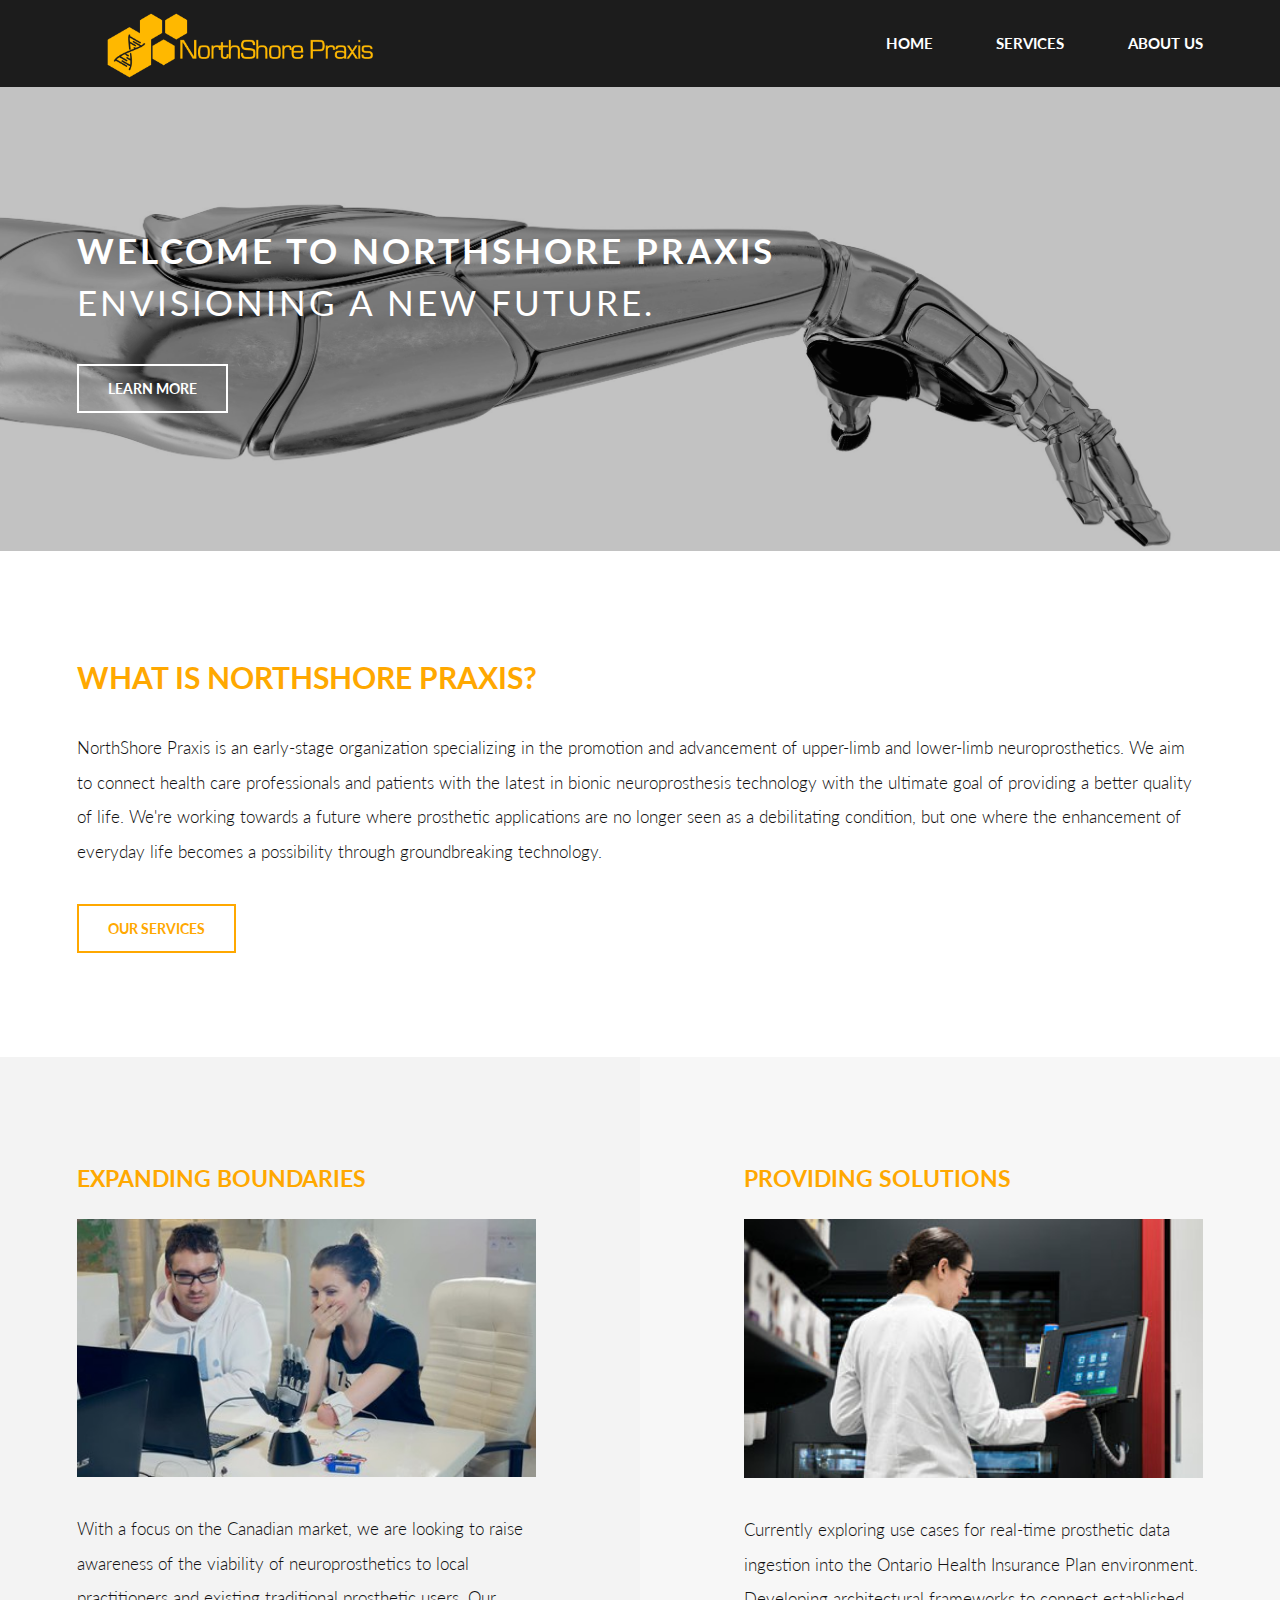
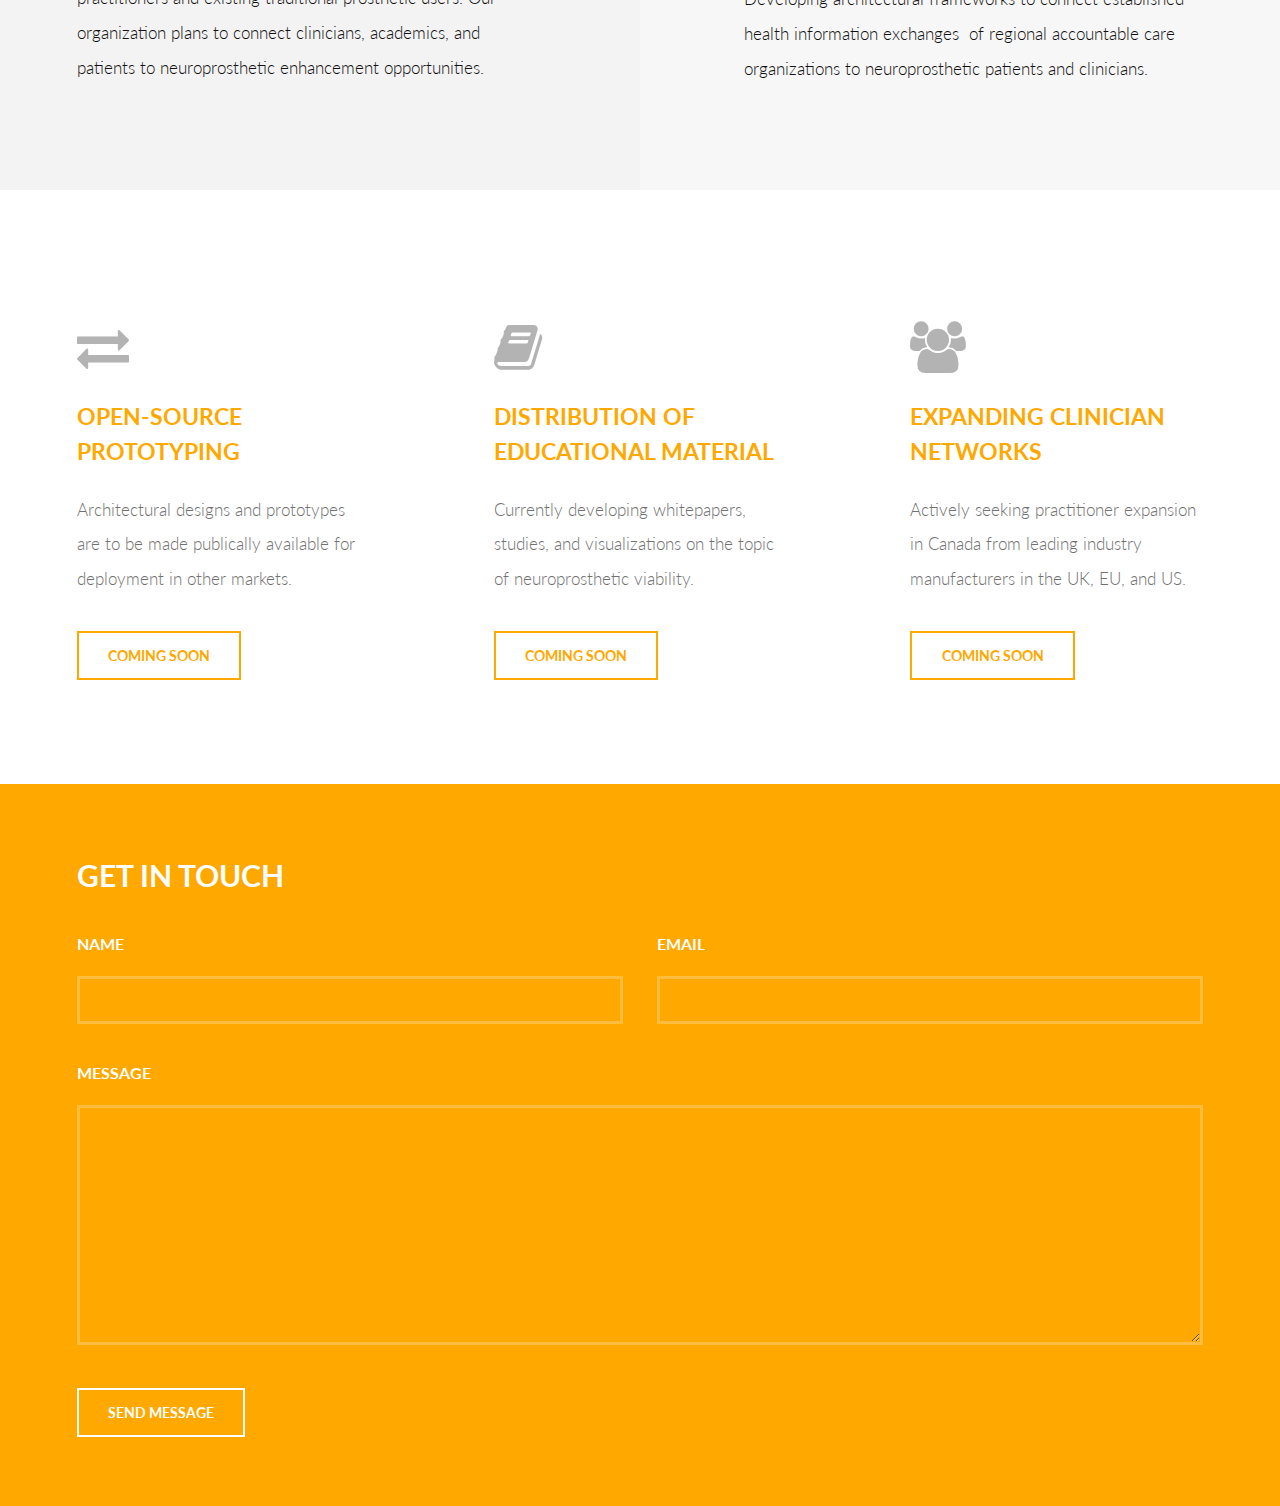
<file: index.html>
<!DOCTYPE HTML>
<!--
-->
<html>
	<head>
		<title>Home | NorthShore Praxis</title>
		<link rel="shortcut icon" type="image/png" href="images/favicon.png">
		<meta charset="utf-8" />
		<meta name="viewport" content="width=device-width, initial-scale=1, user-scalable=no" />
		<link rel="stylesheet" href="assets/css/main.css" />
	</head>
	<body>

		<!-- Header -->
			<header id="header">
				<div class="inner">
					<a href="index.html" class="logo"><img src="images/NORTHSHORE_P_LOGO_GREEN.png" width="322" height="85" alt=""/></a>
					<nav id="nav">
						<a href="index.html">Home</a>
						<a href="services.html">Services</a>
						<a href="aboutus.html">About Us</a>
					</nav>
			  </div>
			</header>
			<a href="#menu" class="navPanelToggle"><span class="fa fa-bars"></span></a>

		<!-- Banner -->
			<section id="banner">
				<div class="inner">
					<h1>Welcome to NorthShore Praxis <span><br />
					Envisioning a New Future.</span></h1>
					<ul class="actions">
						<li><a href="#one" class="button alt">Learn More</a></li>
					</ul>
				</div>
			</section>

		<!-- One -->
			<section id="one">
				<div class="inner">
					<header>
					  <h2>What is northshore praxis?</h2>
					</header>
					<p>NorthShore Praxis is an early-stage organization specializing in the promotion and advancement of upper-limb and lower-limb neuroprosthetics. We aim to connect health care professionals and patients with the latest in bionic neuroprosthesis technology with the ultimate goal of providing a better quality of life. We're working towards a future where prosthetic applications are no longer seen as a debilitating condition, but one where the enhancement of everyday life becomes a possibility through groundbreaking technology. <br>
				  </p>
					<ul class="actions">
					  <li><a href="services.html" class="button alt">Our Services</a></li>
					</ul>
				</div>
			</section>

		<!-- Two -->
			<section id="two">
				<div class="inner">
					<article>
						<div class="content">
							<header>
								<h3>Expanding Boundaries</h3>
							</header>
							<div class="image fit">
								<img src="images/pic01.jpg" alt="" />
							</div>
							<p>With a focus on the Canadian market, we are looking to raise awareness of the viability of neuroprosthetics to local practitioners and existing traditional prosthetic users. Our organization plans to connect clinicians, academics, and patients to neuroprosthetic enhancement opportunities.</p>
						</div>
					</article>
					<article class="alt">
						<div class="content">
							<header>
							  <h3>Providing Solutions</h3>
							</header>
							<div class="image fit">
								<img src="images/pic02.jpg" alt="" />
							</div>
							<p>Currently exploring use cases for real-time prosthetic data ingestion into the Ontario Health Insurance Plan environment. Developing architectural frameworks to connect established health information exchanges &nbsp;of regional accountable care organizations to neuroprosthetic patients and clinicians.</p>
						</div>
					</article>
				</div>
			</section>

		<!-- Three -->
			<section id="three">
				<div class="inner">
					<article>
						<div class="content">
							<span class="icon fa-exchange"></span>
							<header>
							  <h3>Open-Source Prototyping</h3>
							</header>
							<p>Architectural designs and prototypes are to be made publically available for deployment in other markets.</p>
							<ul class="actions">
							  <li><a class="button alt">Coming Soon</a></li>
							</ul>
						</div>
					</article>
					<article>
						<div class="content">
							<span class="icon fa-book"></span>
							<header>
							  <h3>distribution of educational material</h3>
							</header>
							<p>Currently developing whitepapers, studies, and visualizations on the topic of neuroprosthetic viability.</p>
							<ul class="actions">
							  <li><a class="button alt">Coming Soon</a></li>
							</ul>
						</div>
					</article>
					<article>
					<div class="content">
							<span class="icon fa-group"></span>
							<header>
							  <h3>expanding clinician networks</h3>
							</header>
							<p>Actively seeking practitioner expansion in Canada from leading industry manufacturers in the UK, EU, and US.</p>
							<ul class="actions">
							  <li><a class="button alt">Coming Soon</a></li>
							</ul>
						</div>
					</article>
				</div>
			</section>

		<!-- Footer -->
			<section id="footer">
				<div class="inner">
					<header>
						<h2>Get in Touch</h2>
					</header>
					<form method="post" action="#">
						<div class="field half first">
							<label for="name">Name</label>
							<input type="text" name="name" id="name" />
						</div>
						<div class="field half">
							<label for="email">Email</label>
							<input type="text" name="email" id="email" />
						</div>
						<div class="field">
							<label for="message">Message</label>
							<textarea name="message" id="message" rows="6"></textarea>
						</div>
						<ul class="actions">
							<a href="mailto:rares.fin@gmail.com"><li><input type="submit" value="Send Message" class="alt" /></li></a>
						</ul>
					</form>
					</div>
			</section>

		<!-- Scripts -->
			<script src="assets/js/jquery.min.js"></script>
			<script src="assets/js/skel.min.js"></script>
			<script src="assets/js/util.js"></script>
			<script src="assets/js/main.js"></script>

	</body>
</html>
</file>
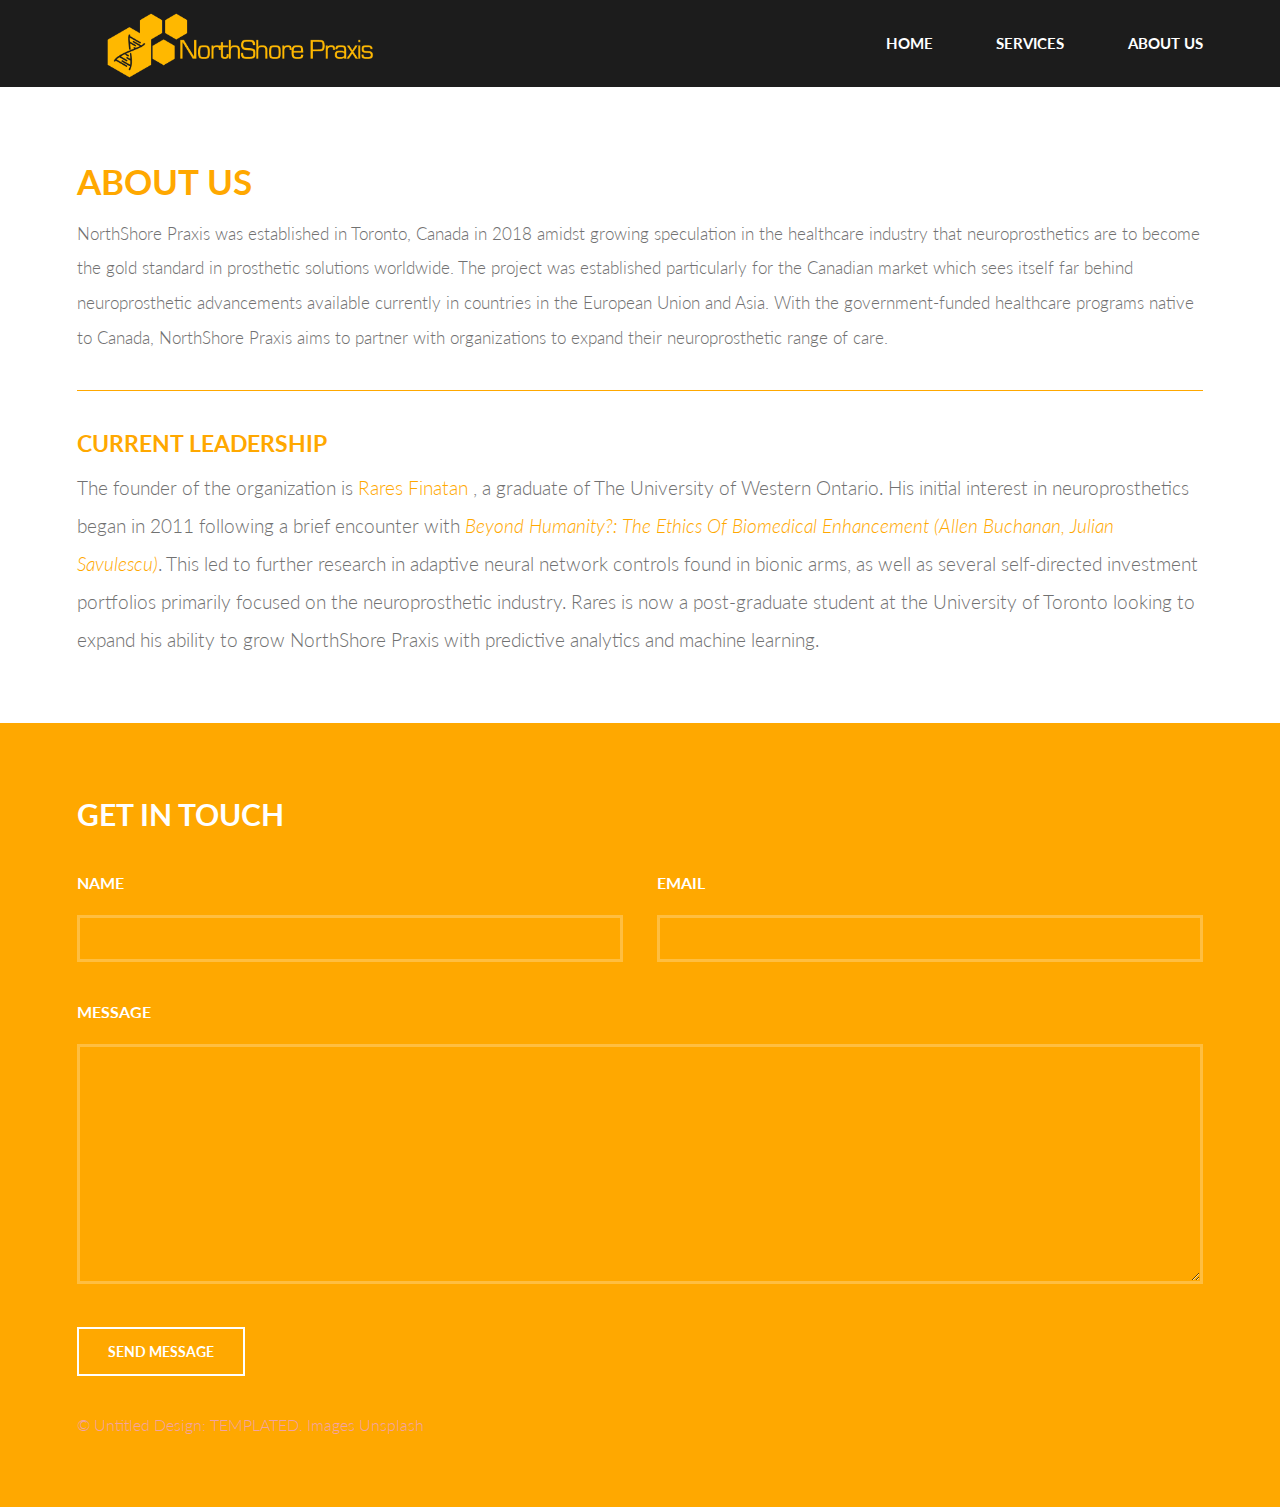
<file: aboutus.html>
<!DOCTYPE HTML>
<!--
-->
<html>
	<head>
		<title>About Us | NorthShore Praxis</title>
		<link rel="shortcut icon" type="image/png" href="images/favicon.png">
		<meta charset="utf-8" />
		<meta name="viewport" content="width=device-width, initial-scale=1, user-scalable=no" />
		<link rel="stylesheet" href="assets/css/main.css" />
	</head>
	<body>

		<!-- Header -->
			<header id="header">
				<div class="inner">
					<a href="index.html" class="logo"><img src="images/NORTHSHORE_P_LOGO_GREEN.png" width="322" height="85" alt=""/></a>
					<nav id="nav">
						<a href="index.html">Home</a>
						<a href="services.html">Services</a>
						<a href="aboutus.html">About Us</a>
					</nav>
				</div>
			</header>
			<a href="#menu" class="navPanelToggle"><span class="fa fa-bars"></span></a>

		<!-- Main -->
			<section id="main">
				<div class="inner">
					<header class="major special">
					  <h1>About Us</h1>
					  <p>NorthShore Praxis was established in Toronto, Canada in 2018 amidst growing speculation in the healthcare industry that neuroprosthetics are to become the gold standard in prosthetic solutions worldwide. The project was established particularly for the Canadian market which sees itself far behind neuroprosthetic advancements available currently in countries in the European Union and Asia. With the government-funded healthcare programs native to Canada, NorthShore Praxis aims to partner with organizations to expand their neuroprosthetic range of care.</p>
					</header>

					<!-- Text -->
						<section>

							<hr />

							<header>
							  <h3>Current Leadership</h3>
							  <p>The founder of the organization is <a href="https://www.linkedin.com/in/rfinatan">Rares Finatan </a>, a graduate of The University of Western Ontario. His initial interest in neuroprosthetics began in 2011 following a brief encounter with <a href="https://philpapers.org/rec/BUCBHT"> <em>Beyond Humanity?: The Ethics Of Biomedical Enhancement (Allen Buchanan, Julian Savulescu)</em></a>. This led to further research in adaptive neural network controls found in bionic arms, as well as several self-directed investment portfolios primarily focused on the neuroprosthetic industry. Rares is now a post-graduate student at the University of Toronto looking to expand his ability to grow NorthShore Praxis with predictive analytics and machine learning.</p>
							</header>
							
					

				</div>
			</section>

		<!-- Footer -->
			<section id="footer">
				<div class="inner">
					<header>
						<h2>Get in Touch</h2>
					</header>
					<form method="post" action="#">
						<div class="field half first">
							<label for="name">Name</label>
							<input type="text" name="name" id="name" />
						</div>
						<div class="field half">
							<label for="email">Email</label>
							<input type="text" name="email" id="email" />
						</div>
						<div class="field">
							<label for="message">Message</label>
							<textarea name="message" id="message" rows="6"></textarea>
						</div>
						<ul class="actions">
							<li><input type="submit" value="Send Message" class="alt" /></li>
						</ul>
					</form>
					<div class="copyright">
						&copy; Untitled Design: <a href="https://templated.co/">TEMPLATED</a>. Images <a href="https://unsplash.com/">Unsplash</a>
					</div>
				</div>
			</section>

		<!-- Scripts -->
			<script src="assets/js/jquery.min.js"></script>
			<script src="assets/js/skel.min.js"></script>
			<script src="assets/js/util.js"></script>
			<script src="assets/js/main.js"></script>

	</body>
</html>
</file>
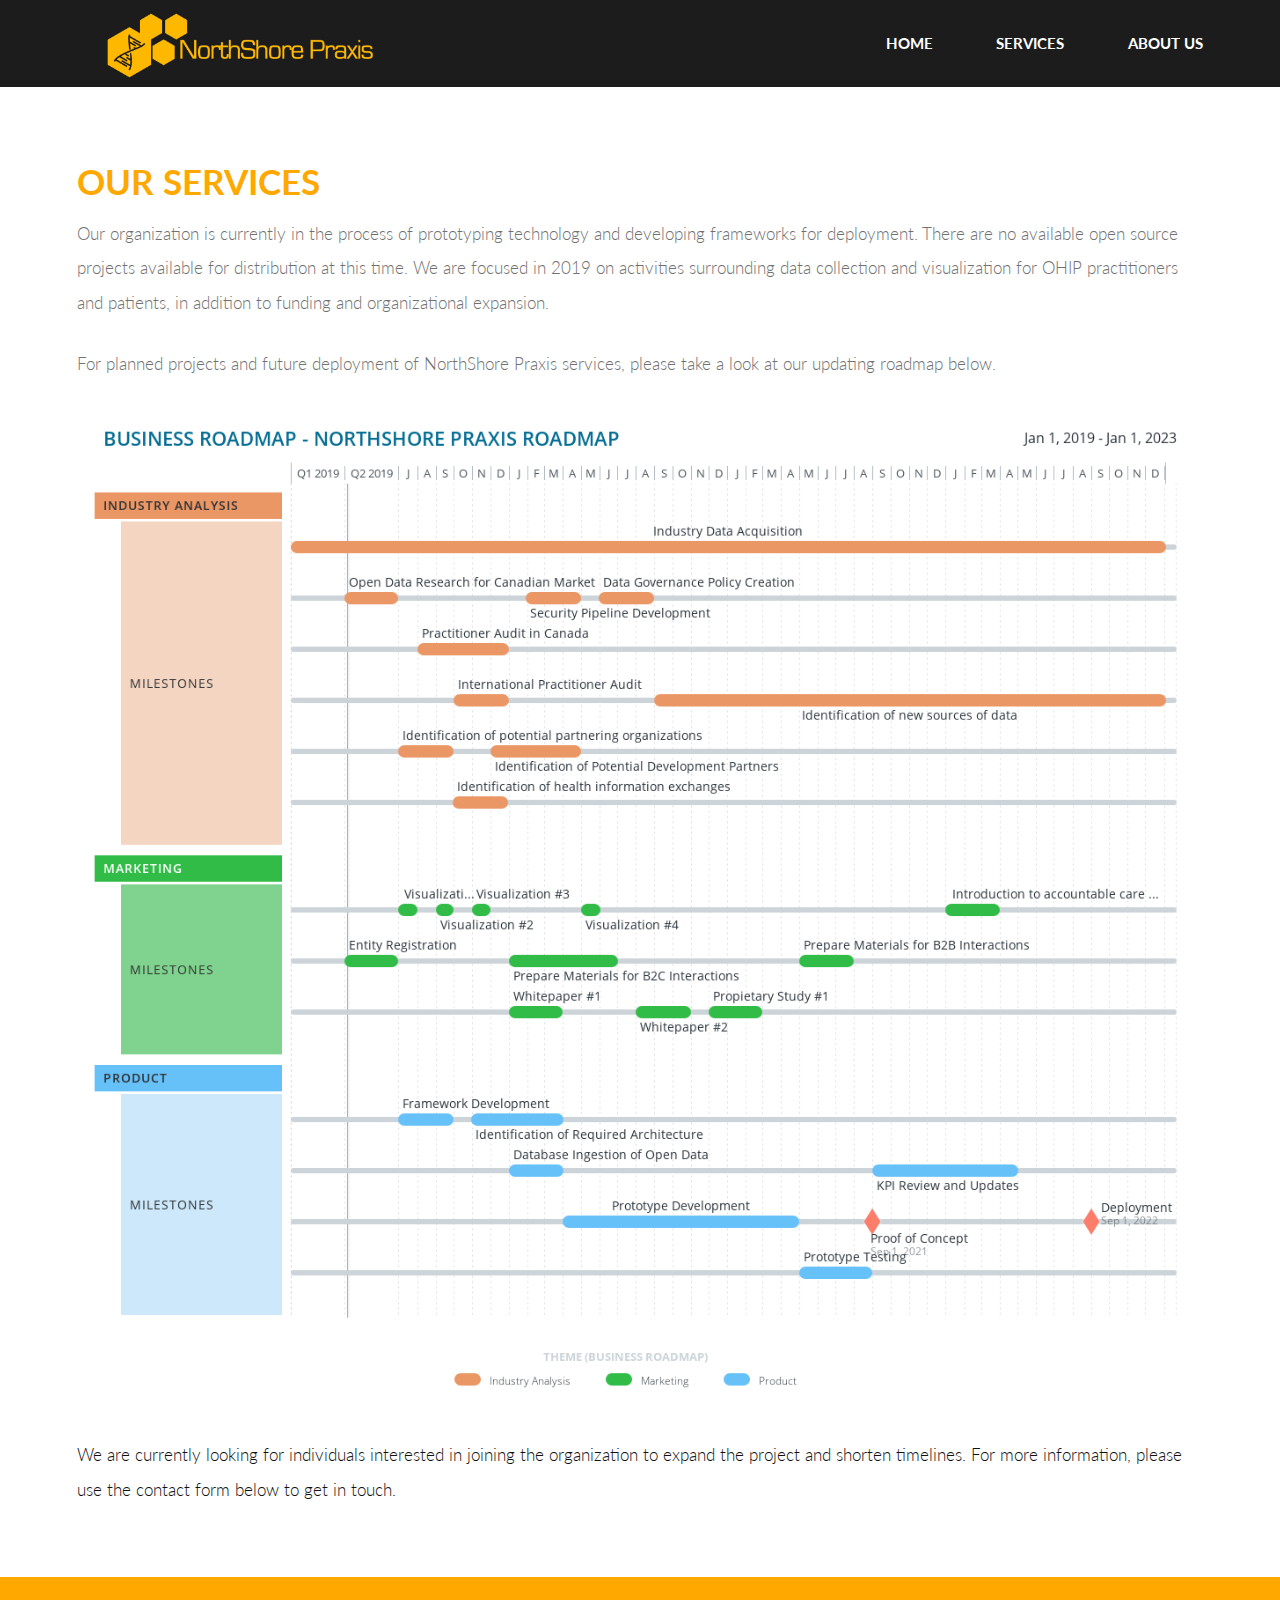
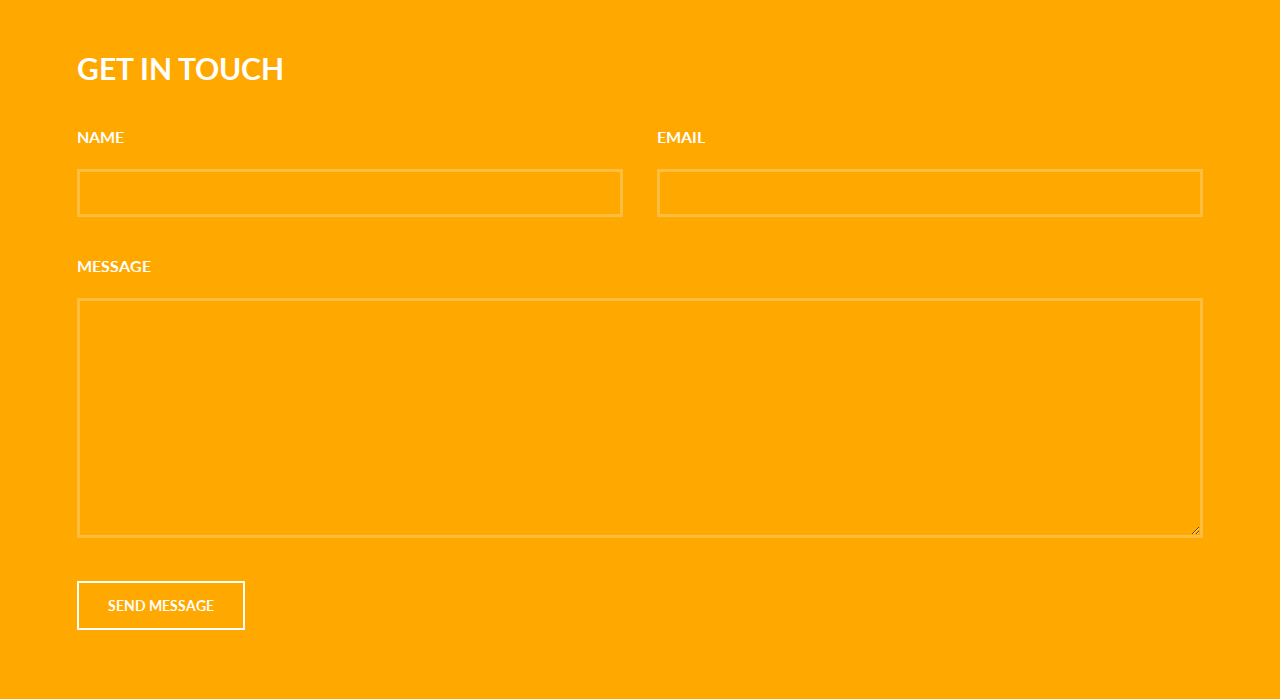
<file: services.html>
<!DOCTYPE HTML>
<!--
-->
<html>
	<head>
		<title>Our Services | NorthShore Praxis</title>
		<link rel="shortcut icon" type="image/png" href="images/favicon.png">
		<meta charset="utf-8" />
		<meta name="viewport" content="width=device-width, initial-scale=1, user-scalable=no" />
		<link rel="stylesheet" href="assets/css/main.css" />
	</head>
	<body>

		<!-- Header -->
			<header id="header">
				<div class="inner">
					<a href="index.html" class="logo"><img src="images/NORTHSHORE_P_LOGO_GREEN.png" width="322" height="85" alt=""/></a>
					<nav id="nav"><a href="index.html">Home</a> <a href="services.html">Services</a> <a href="aboutus.html">About Us</a></nav>
				</div>
			</header>
			<a href="#menu" class="navPanelToggle"><span class="fa fa-bars"></span></a>

		<!-- Main -->
			<section id="main" >
				<div class="inner">
					<header class="major special">
					  <h1>OUR SERVICES</h1>
					  <p>Our organization is currently in the process of prototyping technology and developing frameworks for deployment. There are no available open source projects available for distribution at this time. We are focused in 2019 on activities surrounding data collection and visualization for OHIP practitioners and patients, in addition to funding and organizational expansion.</p>
					  <p>For planned projects and future deployment of NorthShore Praxis services, please take a look at our updating roadmap below. </p>
					</header>
					<a class="image fit"><img src="images/roadmap.png" alt="" /></a>
				  <p>We are currently looking for individuals interested in joining the organization to expand the project and shorten timelines.  For more information, please use the contact form below to get in touch. </p>
				</div>
			</section>

		<!-- Footer -->
			<section id="footer">
				<div class="inner">
					<header>
						<h2>Get in Touch</h2>
					</header>
					<form method="post" action="#">
						<div class="field half first">
							<label for="name">Name</label>
							<input type="text" name="name" id="name" />
						</div>
						<div class="field half">
							<label for="email">Email</label>
							<input type="text" name="email" id="email" />
						</div>
						<div class="field">
							<label for="message">Message</label>
							<textarea name="message" id="message" rows="6"></textarea>
						</div>
						<ul class="actions">
							<li><input type="submit" value="Send Message" class="alt" /></li>
						</ul>
					</form>
				</div>
			</section>

		<!-- Scripts -->
			<script src="assets/js/jquery.min.js"></script>
			<script src="assets/js/skel.min.js"></script>
			<script src="assets/js/util.js"></script>
			<script src="assets/js/main.js"></script>

	</body>
</html>
</file>
<file: assets/css/main.css>
@import url(font-awesome.min.css);
@import url("https://fonts.googleapis.com/css?family=Lato:300,400,700|Pacifico");

	html, body, div, span, applet, object, iframe, h1, h2, h3, h4, h5, h6, p, blockquote, pre, a, abbr, acronym, address, big, cite, code, del, dfn, em, img, ins, kbd, q, s, samp, small, strike, strong, sub, sup, tt, var, b, u, i, center, dl, dt, dd, ol, ul, li, fieldset, form, label, legend, table, caption, tbody, tfoot, thead, tr, th, td, article, aside, canvas, details, embed, figure, figcaption, footer, header, hgroup, menu, nav, output, ruby, section, summary, time, mark, audio, video {
		margin: 0;
		padding: 0;
		border: 0;
		font-size: 100%;
		font: inherit;
		vertical-align: baseline;
	}

	article, aside, details, figcaption, figure, footer, header, hgroup, menu, nav, section {
		display: block;
	}

	body {
		line-height: 1;
	}

	ol, ul {
		list-style: none;
	}

	blockquote, q {
		quotes: none;
	}

	blockquote:before, blockquote:after, q:before, q:after {
		content: '';
		content: none;
	}

	table {
		border-collapse: collapse;
		border-spacing: 0;
	}

	body {
		-webkit-text-size-adjust: none;
	}

/* Box Model */

	*, *:before, *:after {
		-moz-box-sizing: border-box;
		-webkit-box-sizing: border-box;
		box-sizing: border-box;
	}

/* Containers */

	.container {
		margin-left: auto;
		margin-right: auto;
	}

	.container.\31 25\25 {
		width: 100%;
		max-width: 100em;
		min-width: 80em;
	}

	.container.\37 5\25 {
		width: 60em;
	}

	.container.\35 0\25 {
		width: 40em;
	}

	.container.\32 5\25 {
		width: 20em;
	}

	.container {
		width: 80em;
	}

	@media screen and (max-width: 1680px) {

		.container.\31 25\25 {
			width: 100%;
			max-width: 100em;
			min-width: 80em;
		}

		.container.\37 5\25 {
			width: 60em;
		}

		.container.\35 0\25 {
			width: 40em;
		}

		.container.\32 5\25 {
			width: 20em;
		}

		.container {
			width: 80em;
		}

	}

	@media screen and (max-width: 1280px) {

		.container.\31 25\25 {
			width: 100%;
			max-width: 81.25em;
			min-width: 65em;
		}

		.container.\37 5\25 {
			width: 48.75em;
		}

		.container.\35 0\25 {
			width: 32.5em;
		}

		.container.\32 5\25 {
			width: 16.25em;
		}

		.container {
			width: 65em;
		}

	}

	@media screen and (max-width: 980px) {

		.container.\31 25\25 {
			width: 100%;
			max-width: 112.5%;
			min-width: 90%;
		}

		.container.\37 5\25 {
			width: 67.5%;
		}

		.container.\35 0\25 {
			width: 45%;
		}

		.container.\32 5\25 {
			width: 22.5%;
		}

		.container {
			width: 90%;
		}

	}

	@media screen and (max-width: 736px) {

		.container.\31 25\25 {
			width: 100%;
			max-width: 112.5%;
			min-width: 90%;
		}

		.container.\37 5\25 {
			width: 67.5%;
		}

		.container.\35 0\25 {
			width: 45%;
		}

		.container.\32 5\25 {
			width: 22.5%;
		}

		.container {
			width: 90% !important;
		}

	}

	@media screen and (max-width: 480px) {

		.container.\31 25\25 {
			width: 100%;
			max-width: 112.5%;
			min-width: 90%;
		}

		.container.\37 5\25 {
			width: 67.5%;
		}

		.container.\35 0\25 {
			width: 45%;
		}

		.container.\32 5\25 {
			width: 22.5%;
		}

		.container {
			width: 90% !important;
		}

	}

/* Grid */

	.row {
		border-bottom: solid 1px transparent;
		-moz-box-sizing: border-box;
		-webkit-box-sizing: border-box;
		box-sizing: border-box;
	}

	.row > * {
		float: left;
		-moz-box-sizing: border-box;
		-webkit-box-sizing: border-box;
		box-sizing: border-box;
	}

	.row:after, .row:before {
		content: '';
		display: block;
		clear: both;
		height: 0;
	}

	.row.uniform > * > :first-child {
		margin-top: 0;
	}

	.row.uniform > * > :last-child {
		margin-bottom: 0;
	}

	.row.\30 \25 > * {
		padding: 0 0 0 0em;
	}

	.row.\30 \25 {
		margin: 0 0 -1px 0em;
	}

	.row.uniform.\30 \25 > * {
		padding: 0em 0 0 0em;
	}

	.row.uniform.\30 \25 {
		margin: 0em 0 -1px 0em;
	}

	.row > * {
		padding: 0 0 0 2em;
	}

	.row {
		margin: 0 0 -1px -2em;
	}

	.row.uniform > * {
		padding: 2em 0 0 2em;
	}

	.row.uniform {
		margin: -2em 0 -1px -2em;
	}

	.row.\32 00\25 > * {
		padding: 0 0 0 4em;
	}

	.row.\32 00\25 {
		margin: 0 0 -1px -4em;
	}

	.row.uniform.\32 00\25 > * {
		padding: 4em 0 0 4em;
	}

	.row.uniform.\32 00\25 {
		margin: -4em 0 -1px -4em;
	}

	.row.\31 50\25 > * {
		padding: 0 0 0 3em;
	}

	.row.\31 50\25 {
		margin: 0 0 -1px -3em;
	}

	.row.uniform.\31 50\25 > * {
		padding: 3em 0 0 3em;
	}

	.row.uniform.\31 50\25 {
		margin: -3em 0 -1px -3em;
	}

	.row.\35 0\25 > * {
		padding: 0 0 0 1em;
	}

	.row.\35 0\25 {
		margin: 0 0 -1px -1em;
	}

	.row.uniform.\35 0\25 > * {
		padding: 1em 0 0 1em;
	}

	.row.uniform.\35 0\25 {
		margin: -1em 0 -1px -1em;
	}

	.row.\32 5\25 > * {
		padding: 0 0 0 0.5em;
	}

	.row.\32 5\25 {
		margin: 0 0 -1px -0.5em;
	}

	.row.uniform.\32 5\25 > * {
		padding: 0.5em 0 0 0.5em;
	}

	.row.uniform.\32 5\25 {
		margin: -0.5em 0 -1px -0.5em;
	}

	.\31 2u, .\31 2u\24 {
		width: 100%;
		clear: none;
		margin-left: 0;
	}

	.\31 1u, .\31 1u\24 {
		width: 91.6666666667%;
		clear: none;
		margin-left: 0;
	}

	.\31 0u, .\31 0u\24 {
		width: 83.3333333333%;
		clear: none;
		margin-left: 0;
	}

	.\39 u, .\39 u\24 {
		width: 75%;
		clear: none;
		margin-left: 0;
	}

	.\38 u, .\38 u\24 {
		width: 66.6666666667%;
		clear: none;
		margin-left: 0;
	}

	.\37 u, .\37 u\24 {
		width: 58.3333333333%;
		clear: none;
		margin-left: 0;
	}

	.\36 u, .\36 u\24 {
		width: 50%;
		clear: none;
		margin-left: 0;
	}

	.\35 u, .\35 u\24 {
		width: 41.6666666667%;
		clear: none;
		margin-left: 0;
	}

	.\34 u, .\34 u\24 {
		width: 33.3333333333%;
		clear: none;
		margin-left: 0;
	}

	.\33 u, .\33 u\24 {
		width: 25%;
		clear: none;
		margin-left: 0;
	}

	.\32 u, .\32 u\24 {
		width: 16.6666666667%;
		clear: none;
		margin-left: 0;
	}

	.\31 u, .\31 u\24 {
		width: 8.3333333333%;
		clear: none;
		margin-left: 0;
	}

	.\31 2u\24 + *,
	.\31 1u\24 + *,
	.\31 0u\24 + *,
	.\39 u\24 + *,
	.\38 u\24 + *,
	.\37 u\24 + *,
	.\36 u\24 + *,
	.\35 u\24 + *,
	.\34 u\24 + *,
	.\33 u\24 + *,
	.\32 u\24 + *,
	.\31 u\24 + * {
		clear: left;
	}

	.\-11u {
		margin-left: 91.66667%;
	}

	.\-10u {
		margin-left: 83.33333%;
	}

	.\-9u {
		margin-left: 75%;
	}

	.\-8u {
		margin-left: 66.66667%;
	}

	.\-7u {
		margin-left: 58.33333%;
	}

	.\-6u {
		margin-left: 50%;
	}

	.\-5u {
		margin-left: 41.66667%;
	}

	.\-4u {
		margin-left: 33.33333%;
	}

	.\-3u {
		margin-left: 25%;
	}

	.\-2u {
		margin-left: 16.66667%;
	}

	.\-1u {
		margin-left: 8.33333%;
	}

	@media screen and (max-width: 1680px) {

		.row > * {
			padding: 0 0 0 2em;
		}

		.row {
			margin: 0 0 -1px -2em;
		}

		.row.uniform > * {
			padding: 2em 0 0 2em;
		}

		.row.uniform {
			margin: -2em 0 -1px -2em;
		}

		.row.\32 00\25 > * {
			padding: 0 0 0 4em;
		}

		.row.\32 00\25 {
			margin: 0 0 -1px -4em;
		}

		.row.uniform.\32 00\25 > * {
			padding: 4em 0 0 4em;
		}

		.row.uniform.\32 00\25 {
			margin: -4em 0 -1px -4em;
		}

		.row.\31 50\25 > * {
			padding: 0 0 0 3em;
		}

		.row.\31 50\25 {
			margin: 0 0 -1px -3em;
		}

		.row.uniform.\31 50\25 > * {
			padding: 3em 0 0 3em;
		}

		.row.uniform.\31 50\25 {
			margin: -3em 0 -1px -3em;
		}

		.row.\35 0\25 > * {
			padding: 0 0 0 1em;
		}

		.row.\35 0\25 {
			margin: 0 0 -1px -1em;
		}

		.row.uniform.\35 0\25 > * {
			padding: 1em 0 0 1em;
		}

		.row.uniform.\35 0\25 {
			margin: -1em 0 -1px -1em;
		}

		.row.\32 5\25 > * {
			padding: 0 0 0 0.5em;
		}

		.row.\32 5\25 {
			margin: 0 0 -1px -0.5em;
		}

		.row.uniform.\32 5\25 > * {
			padding: 0.5em 0 0 0.5em;
		}

		.row.uniform.\32 5\25 {
			margin: -0.5em 0 -1px -0.5em;
		}

		.\31 2u\28xlarge\29, .\31 2u\24\28xlarge\29 {
			width: 100%;
			clear: none;
			margin-left: 0;
		}

		.\31 1u\28xlarge\29, .\31 1u\24\28xlarge\29 {
			width: 91.6666666667%;
			clear: none;
			margin-left: 0;
		}

		.\31 0u\28xlarge\29, .\31 0u\24\28xlarge\29 {
			width: 83.3333333333%;
			clear: none;
			margin-left: 0;
		}

		.\39 u\28xlarge\29, .\39 u\24\28xlarge\29 {
			width: 75%;
			clear: none;
			margin-left: 0;
		}

		.\38 u\28xlarge\29, .\38 u\24\28xlarge\29 {
			width: 66.6666666667%;
			clear: none;
			margin-left: 0;
		}

		.\37 u\28xlarge\29, .\37 u\24\28xlarge\29 {
			width: 58.3333333333%;
			clear: none;
			margin-left: 0;
		}

		.\36 u\28xlarge\29, .\36 u\24\28xlarge\29 {
			width: 50%;
			clear: none;
			margin-left: 0;
		}

		.\35 u\28xlarge\29, .\35 u\24\28xlarge\29 {
			width: 41.6666666667%;
			clear: none;
			margin-left: 0;
		}

		.\34 u\28xlarge\29, .\34 u\24\28xlarge\29 {
			width: 33.3333333333%;
			clear: none;
			margin-left: 0;
		}

		.\33 u\28xlarge\29, .\33 u\24\28xlarge\29 {
			width: 25%;
			clear: none;
			margin-left: 0;
		}

		.\32 u\28xlarge\29, .\32 u\24\28xlarge\29 {
			width: 16.6666666667%;
			clear: none;
			margin-left: 0;
		}

		.\31 u\28xlarge\29, .\31 u\24\28xlarge\29 {
			width: 8.3333333333%;
			clear: none;
			margin-left: 0;
		}

		.\31 2u\24\28xlarge\29 + *,
		.\31 1u\24\28xlarge\29 + *,
		.\31 0u\24\28xlarge\29 + *,
		.\39 u\24\28xlarge\29 + *,
		.\38 u\24\28xlarge\29 + *,
		.\37 u\24\28xlarge\29 + *,
		.\36 u\24\28xlarge\29 + *,
		.\35 u\24\28xlarge\29 + *,
		.\34 u\24\28xlarge\29 + *,
		.\33 u\24\28xlarge\29 + *,
		.\32 u\24\28xlarge\29 + *,
		.\31 u\24\28xlarge\29 + * {
			clear: left;
		}

		.\-11u\28xlarge\29 {
			margin-left: 91.66667%;
		}

		.\-10u\28xlarge\29 {
			margin-left: 83.33333%;
		}

		.\-9u\28xlarge\29 {
			margin-left: 75%;
		}

		.\-8u\28xlarge\29 {
			margin-left: 66.66667%;
		}

		.\-7u\28xlarge\29 {
			margin-left: 58.33333%;
		}

		.\-6u\28xlarge\29 {
			margin-left: 50%;
		}

		.\-5u\28xlarge\29 {
			margin-left: 41.66667%;
		}

		.\-4u\28xlarge\29 {
			margin-left: 33.33333%;
		}

		.\-3u\28xlarge\29 {
			margin-left: 25%;
		}

		.\-2u\28xlarge\29 {
			margin-left: 16.66667%;
		}

		.\-1u\28xlarge\29 {
			margin-left: 8.33333%;
		}

	}

	@media screen and (max-width: 1280px) {

		.row > * {
			padding: 0 0 0 1.5em;
		}

		.row {
			margin: 0 0 -1px -1.5em;
		}

		.row.uniform > * {
			padding: 1.5em 0 0 1.5em;
		}

		.row.uniform {
			margin: -1.5em 0 -1px -1.5em;
		}

		.row.\32 00\25 > * {
			padding: 0 0 0 3em;
		}

		.row.\32 00\25 {
			margin: 0 0 -1px -3em;
		}

		.row.uniform.\32 00\25 > * {
			padding: 3em 0 0 3em;
		}

		.row.uniform.\32 00\25 {
			margin: -3em 0 -1px -3em;
		}

		.row.\31 50\25 > * {
			padding: 0 0 0 2.25em;
		}

		.row.\31 50\25 {
			margin: 0 0 -1px -2.25em;
		}

		.row.uniform.\31 50\25 > * {
			padding: 2.25em 0 0 2.25em;
		}

		.row.uniform.\31 50\25 {
			margin: -2.25em 0 -1px -2.25em;
		}

		.row.\35 0\25 > * {
			padding: 0 0 0 0.75em;
		}

		.row.\35 0\25 {
			margin: 0 0 -1px -0.75em;
		}

		.row.uniform.\35 0\25 > * {
			padding: 0.75em 0 0 0.75em;
		}

		.row.uniform.\35 0\25 {
			margin: -0.75em 0 -1px -0.75em;
		}

		.row.\32 5\25 > * {
			padding: 0 0 0 0.375em;
		}

		.row.\32 5\25 {
			margin: 0 0 -1px -0.375em;
		}

		.row.uniform.\32 5\25 > * {
			padding: 0.375em 0 0 0.375em;
		}

		.row.uniform.\32 5\25 {
			margin: -0.375em 0 -1px -0.375em;
		}

		.\31 2u\28large\29, .\31 2u\24\28large\29 {
			width: 100%;
			clear: none;
			margin-left: 0;
		}

		.\31 1u\28large\29, .\31 1u\24\28large\29 {
			width: 91.6666666667%;
			clear: none;
			margin-left: 0;
		}

		.\31 0u\28large\29, .\31 0u\24\28large\29 {
			width: 83.3333333333%;
			clear: none;
			margin-left: 0;
		}

		.\39 u\28large\29, .\39 u\24\28large\29 {
			width: 75%;
			clear: none;
			margin-left: 0;
		}

		.\38 u\28large\29, .\38 u\24\28large\29 {
			width: 66.6666666667%;
			clear: none;
			margin-left: 0;
		}

		.\37 u\28large\29, .\37 u\24\28large\29 {
			width: 58.3333333333%;
			clear: none;
			margin-left: 0;
		}

		.\36 u\28large\29, .\36 u\24\28large\29 {
			width: 50%;
			clear: none;
			margin-left: 0;
		}

		.\35 u\28large\29, .\35 u\24\28large\29 {
			width: 41.6666666667%;
			clear: none;
			margin-left: 0;
		}

		.\34 u\28large\29, .\34 u\24\28large\29 {
			width: 33.3333333333%;
			clear: none;
			margin-left: 0;
		}

		.\33 u\28large\29, .\33 u\24\28large\29 {
			width: 25%;
			clear: none;
			margin-left: 0;
		}

		.\32 u\28large\29, .\32 u\24\28large\29 {
			width: 16.6666666667%;
			clear: none;
			margin-left: 0;
		}

		.\31 u\28large\29, .\31 u\24\28large\29 {
			width: 8.3333333333%;
			clear: none;
			margin-left: 0;
		}

		.\31 2u\24\28large\29 + *,
		.\31 1u\24\28large\29 + *,
		.\31 0u\24\28large\29 + *,
		.\39 u\24\28large\29 + *,
		.\38 u\24\28large\29 + *,
		.\37 u\24\28large\29 + *,
		.\36 u\24\28large\29 + *,
		.\35 u\24\28large\29 + *,
		.\34 u\24\28large\29 + *,
		.\33 u\24\28large\29 + *,
		.\32 u\24\28large\29 + *,
		.\31 u\24\28large\29 + * {
			clear: left;
		}

		.\-11u\28large\29 {
			margin-left: 91.66667%;
		}

		.\-10u\28large\29 {
			margin-left: 83.33333%;
		}

		.\-9u\28large\29 {
			margin-left: 75%;
		}

		.\-8u\28large\29 {
			margin-left: 66.66667%;
		}

		.\-7u\28large\29 {
			margin-left: 58.33333%;
		}

		.\-6u\28large\29 {
			margin-left: 50%;
		}

		.\-5u\28large\29 {
			margin-left: 41.66667%;
		}

		.\-4u\28large\29 {
			margin-left: 33.33333%;
		}

		.\-3u\28large\29 {
			margin-left: 25%;
		}

		.\-2u\28large\29 {
			margin-left: 16.66667%;
		}

		.\-1u\28large\29 {
			margin-left: 8.33333%;
		}

	}

	@media screen and (max-width: 980px) {

		.row > * {
			padding: 0 0 0 1.5em;
		}

		.row {
			margin: 0 0 -1px -1.5em;
		}

		.row.uniform > * {
			padding: 1.5em 0 0 1.5em;
		}

		.row.uniform {
			margin: -1.5em 0 -1px -1.5em;
		}

		.row.\32 00\25 > * {
			padding: 0 0 0 3em;
		}

		.row.\32 00\25 {
			margin: 0 0 -1px -3em;
		}

		.row.uniform.\32 00\25 > * {
			padding: 3em 0 0 3em;
		}

		.row.uniform.\32 00\25 {
			margin: -3em 0 -1px -3em;
		}

		.row.\31 50\25 > * {
			padding: 0 0 0 2.25em;
		}

		.row.\31 50\25 {
			margin: 0 0 -1px -2.25em;
		}

		.row.uniform.\31 50\25 > * {
			padding: 2.25em 0 0 2.25em;
		}

		.row.uniform.\31 50\25 {
			margin: -2.25em 0 -1px -2.25em;
		}

		.row.\35 0\25 > * {
			padding: 0 0 0 0.75em;
		}

		.row.\35 0\25 {
			margin: 0 0 -1px -0.75em;
		}

		.row.uniform.\35 0\25 > * {
			padding: 0.75em 0 0 0.75em;
		}

		.row.uniform.\35 0\25 {
			margin: -0.75em 0 -1px -0.75em;
		}

		.row.\32 5\25 > * {
			padding: 0 0 0 0.375em;
		}

		.row.\32 5\25 {
			margin: 0 0 -1px -0.375em;
		}

		.row.uniform.\32 5\25 > * {
			padding: 0.375em 0 0 0.375em;
		}

		.row.uniform.\32 5\25 {
			margin: -0.375em 0 -1px -0.375em;
		}

		.\31 2u\28medium\29, .\31 2u\24\28medium\29 {
			width: 100%;
			clear: none;
			margin-left: 0;
		}

		.\31 1u\28medium\29, .\31 1u\24\28medium\29 {
			width: 91.6666666667%;
			clear: none;
			margin-left: 0;
		}

		.\31 0u\28medium\29, .\31 0u\24\28medium\29 {
			width: 83.3333333333%;
			clear: none;
			margin-left: 0;
		}

		.\39 u\28medium\29, .\39 u\24\28medium\29 {
			width: 75%;
			clear: none;
			margin-left: 0;
		}

		.\38 u\28medium\29, .\38 u\24\28medium\29 {
			width: 66.6666666667%;
			clear: none;
			margin-left: 0;
		}

		.\37 u\28medium\29, .\37 u\24\28medium\29 {
			width: 58.3333333333%;
			clear: none;
			margin-left: 0;
		}

		.\36 u\28medium\29, .\36 u\24\28medium\29 {
			width: 50%;
			clear: none;
			margin-left: 0;
		}

		.\35 u\28medium\29, .\35 u\24\28medium\29 {
			width: 41.6666666667%;
			clear: none;
			margin-left: 0;
		}

		.\34 u\28medium\29, .\34 u\24\28medium\29 {
			width: 33.3333333333%;
			clear: none;
			margin-left: 0;
		}

		.\33 u\28medium\29, .\33 u\24\28medium\29 {
			width: 25%;
			clear: none;
			margin-left: 0;
		}

		.\32 u\28medium\29, .\32 u\24\28medium\29 {
			width: 16.6666666667%;
			clear: none;
			margin-left: 0;
		}

		.\31 u\28medium\29, .\31 u\24\28medium\29 {
			width: 8.3333333333%;
			clear: none;
			margin-left: 0;
		}

		.\31 2u\24\28medium\29 + *,
		.\31 1u\24\28medium\29 + *,
		.\31 0u\24\28medium\29 + *,
		.\39 u\24\28medium\29 + *,
		.\38 u\24\28medium\29 + *,
		.\37 u\24\28medium\29 + *,
		.\36 u\24\28medium\29 + *,
		.\35 u\24\28medium\29 + *,
		.\34 u\24\28medium\29 + *,
		.\33 u\24\28medium\29 + *,
		.\32 u\24\28medium\29 + *,
		.\31 u\24\28medium\29 + * {
			clear: left;
		}

		.\-11u\28medium\29 {
			margin-left: 91.66667%;
		}

		.\-10u\28medium\29 {
			margin-left: 83.33333%;
		}

		.\-9u\28medium\29 {
			margin-left: 75%;
		}

		.\-8u\28medium\29 {
			margin-left: 66.66667%;
		}

		.\-7u\28medium\29 {
			margin-left: 58.33333%;
		}

		.\-6u\28medium\29 {
			margin-left: 50%;
		}

		.\-5u\28medium\29 {
			margin-left: 41.66667%;
		}

		.\-4u\28medium\29 {
			margin-left: 33.33333%;
		}

		.\-3u\28medium\29 {
			margin-left: 25%;
		}

		.\-2u\28medium\29 {
			margin-left: 16.66667%;
		}

		.\-1u\28medium\29 {
			margin-left: 8.33333%;
		}

	}

	@media screen and (max-width: 736px) {

		.row > * {
			padding: 0 0 0 1.25em;
		}

		.row {
			margin: 0 0 -1px -1.25em;
		}

		.row.uniform > * {
			padding: 1.25em 0 0 1.25em;
		}

		.row.uniform {
			margin: -1.25em 0 -1px -1.25em;
		}

		.row.\32 00\25 > * {
			padding: 0 0 0 2.5em;
		}

		.row.\32 00\25 {
			margin: 0 0 -1px -2.5em;
		}

		.row.uniform.\32 00\25 > * {
			padding: 2.5em 0 0 2.5em;
		}

		.row.uniform.\32 00\25 {
			margin: -2.5em 0 -1px -2.5em;
		}

		.row.\31 50\25 > * {
			padding: 0 0 0 1.875em;
		}

		.row.\31 50\25 {
			margin: 0 0 -1px -1.875em;
		}

		.row.uniform.\31 50\25 > * {
			padding: 1.875em 0 0 1.875em;
		}

		.row.uniform.\31 50\25 {
			margin: -1.875em 0 -1px -1.875em;
		}

		.row.\35 0\25 > * {
			padding: 0 0 0 0.625em;
		}

		.row.\35 0\25 {
			margin: 0 0 -1px -0.625em;
		}

		.row.uniform.\35 0\25 > * {
			padding: 0.625em 0 0 0.625em;
		}

		.row.uniform.\35 0\25 {
			margin: -0.625em 0 -1px -0.625em;
		}

		.row.\32 5\25 > * {
			padding: 0 0 0 0.3125em;
		}

		.row.\32 5\25 {
			margin: 0 0 -1px -0.3125em;
		}

		.row.uniform.\32 5\25 > * {
			padding: 0.3125em 0 0 0.3125em;
		}

		.row.uniform.\32 5\25 {
			margin: -0.3125em 0 -1px -0.3125em;
		}

		.\31 2u\28small\29, .\31 2u\24\28small\29 {
			width: 100%;
			clear: none;
			margin-left: 0;
		}

		.\31 1u\28small\29, .\31 1u\24\28small\29 {
			width: 91.6666666667%;
			clear: none;
			margin-left: 0;
		}

		.\31 0u\28small\29, .\31 0u\24\28small\29 {
			width: 83.3333333333%;
			clear: none;
			margin-left: 0;
		}

		.\39 u\28small\29, .\39 u\24\28small\29 {
			width: 75%;
			clear: none;
			margin-left: 0;
		}

		.\38 u\28small\29, .\38 u\24\28small\29 {
			width: 66.6666666667%;
			clear: none;
			margin-left: 0;
		}

		.\37 u\28small\29, .\37 u\24\28small\29 {
			width: 58.3333333333%;
			clear: none;
			margin-left: 0;
		}

		.\36 u\28small\29, .\36 u\24\28small\29 {
			width: 50%;
			clear: none;
			margin-left: 0;
		}

		.\35 u\28small\29, .\35 u\24\28small\29 {
			width: 41.6666666667%;
			clear: none;
			margin-left: 0;
		}

		.\34 u\28small\29, .\34 u\24\28small\29 {
			width: 33.3333333333%;
			clear: none;
			margin-left: 0;
		}

		.\33 u\28small\29, .\33 u\24\28small\29 {
			width: 25%;
			clear: none;
			margin-left: 0;
		}

		.\32 u\28small\29, .\32 u\24\28small\29 {
			width: 16.6666666667%;
			clear: none;
			margin-left: 0;
		}

		.\31 u\28small\29, .\31 u\24\28small\29 {
			width: 8.3333333333%;
			clear: none;
			margin-left: 0;
		}

		.\31 2u\24\28small\29 + *,
		.\31 1u\24\28small\29 + *,
		.\31 0u\24\28small\29 + *,
		.\39 u\24\28small\29 + *,
		.\38 u\24\28small\29 + *,
		.\37 u\24\28small\29 + *,
		.\36 u\24\28small\29 + *,
		.\35 u\24\28small\29 + *,
		.\34 u\24\28small\29 + *,
		.\33 u\24\28small\29 + *,
		.\32 u\24\28small\29 + *,
		.\31 u\24\28small\29 + * {
			clear: left;
		}

		.\-11u\28small\29 {
			margin-left: 91.66667%;
		}

		.\-10u\28small\29 {
			margin-left: 83.33333%;
		}

		.\-9u\28small\29 {
			margin-left: 75%;
		}

		.\-8u\28small\29 {
			margin-left: 66.66667%;
		}

		.\-7u\28small\29 {
			margin-left: 58.33333%;
		}

		.\-6u\28small\29 {
			margin-left: 50%;
		}

		.\-5u\28small\29 {
			margin-left: 41.66667%;
		}

		.\-4u\28small\29 {
			margin-left: 33.33333%;
		}

		.\-3u\28small\29 {
			margin-left: 25%;
		}

		.\-2u\28small\29 {
			margin-left: 16.66667%;
		}

		.\-1u\28small\29 {
			margin-left: 8.33333%;
		}

	}

	@media screen and (max-width: 480px) {

		.row > * {
			padding: 0 0 0 1.25em;
		}

		.row {
			margin: 0 0 -1px -1.25em;
		}

		.row.uniform > * {
			padding: 1.25em 0 0 1.25em;
		}

		.row.uniform {
			margin: -1.25em 0 -1px -1.25em;
		}

		.row.\32 00\25 > * {
			padding: 0 0 0 2.5em;
		}

		.row.\32 00\25 {
			margin: 0 0 -1px -2.5em;
		}

		.row.uniform.\32 00\25 > * {
			padding: 2.5em 0 0 2.5em;
		}

		.row.uniform.\32 00\25 {
			margin: -2.5em 0 -1px -2.5em;
		}

		.row.\31 50\25 > * {
			padding: 0 0 0 1.875em;
		}

		.row.\31 50\25 {
			margin: 0 0 -1px -1.875em;
		}

		.row.uniform.\31 50\25 > * {
			padding: 1.875em 0 0 1.875em;
		}

		.row.uniform.\31 50\25 {
			margin: -1.875em 0 -1px -1.875em;
		}

		.row.\35 0\25 > * {
			padding: 0 0 0 0.625em;
		}

		.row.\35 0\25 {
			margin: 0 0 -1px -0.625em;
		}

		.row.uniform.\35 0\25 > * {
			padding: 0.625em 0 0 0.625em;
		}

		.row.uniform.\35 0\25 {
			margin: -0.625em 0 -1px -0.625em;
		}

		.row.\32 5\25 > * {
			padding: 0 0 0 0.3125em;
		}

		.row.\32 5\25 {
			margin: 0 0 -1px -0.3125em;
		}

		.row.uniform.\32 5\25 > * {
			padding: 0.3125em 0 0 0.3125em;
		}

		.row.uniform.\32 5\25 {
			margin: -0.3125em 0 -1px -0.3125em;
		}

		.\31 2u\28xsmall\29, .\31 2u\24\28xsmall\29 {
			width: 100%;
			clear: none;
			margin-left: 0;
		}

		.\31 1u\28xsmall\29, .\31 1u\24\28xsmall\29 {
			width: 91.6666666667%;
			clear: none;
			margin-left: 0;
		}

		.\31 0u\28xsmall\29, .\31 0u\24\28xsmall\29 {
			width: 83.3333333333%;
			clear: none;
			margin-left: 0;
		}

		.\39 u\28xsmall\29, .\39 u\24\28xsmall\29 {
			width: 75%;
			clear: none;
			margin-left: 0;
		}

		.\38 u\28xsmall\29, .\38 u\24\28xsmall\29 {
			width: 66.6666666667%;
			clear: none;
			margin-left: 0;
		}

		.\37 u\28xsmall\29, .\37 u\24\28xsmall\29 {
			width: 58.3333333333%;
			clear: none;
			margin-left: 0;
		}

		.\36 u\28xsmall\29, .\36 u\24\28xsmall\29 {
			width: 50%;
			clear: none;
			margin-left: 0;
		}

		.\35 u\28xsmall\29, .\35 u\24\28xsmall\29 {
			width: 41.6666666667%;
			clear: none;
			margin-left: 0;
		}

		.\34 u\28xsmall\29, .\34 u\24\28xsmall\29 {
			width: 33.3333333333%;
			clear: none;
			margin-left: 0;
		}

		.\33 u\28xsmall\29, .\33 u\24\28xsmall\29 {
			width: 25%;
			clear: none;
			margin-left: 0;
		}

		.\32 u\28xsmall\29, .\32 u\24\28xsmall\29 {
			width: 16.6666666667%;
			clear: none;
			margin-left: 0;
		}

		.\31 u\28xsmall\29, .\31 u\24\28xsmall\29 {
			width: 8.3333333333%;
			clear: none;
			margin-left: 0;
		}

		.\31 2u\24\28xsmall\29 + *,
		.\31 1u\24\28xsmall\29 + *,
		.\31 0u\24\28xsmall\29 + *,
		.\39 u\24\28xsmall\29 + *,
		.\38 u\24\28xsmall\29 + *,
		.\37 u\24\28xsmall\29 + *,
		.\36 u\24\28xsmall\29 + *,
		.\35 u\24\28xsmall\29 + *,
		.\34 u\24\28xsmall\29 + *,
		.\33 u\24\28xsmall\29 + *,
		.\32 u\24\28xsmall\29 + *,
		.\31 u\24\28xsmall\29 + * {
			clear: left;
		}

		.\-11u\28xsmall\29 {
			margin-left: 91.66667%;
		}

		.\-10u\28xsmall\29 {
			margin-left: 83.33333%;
		}

		.\-9u\28xsmall\29 {
			margin-left: 75%;
		}

		.\-8u\28xsmall\29 {
			margin-left: 66.66667%;
		}

		.\-7u\28xsmall\29 {
			margin-left: 58.33333%;
		}

		.\-6u\28xsmall\29 {
			margin-left: 50%;
		}

		.\-5u\28xsmall\29 {
			margin-left: 41.66667%;
		}

		.\-4u\28xsmall\29 {
			margin-left: 33.33333%;
		}

		.\-3u\28xsmall\29 {
			margin-left: 25%;
		}

		.\-2u\28xsmall\29 {
			margin-left: 16.66667%;
		}

		.\-1u\28xsmall\29 {
			margin-left: 8.33333%;
		}

	}

/* Basic */

	@-ms-viewport {
		width: device-width;
	}

	body {
		-ms-overflow-style: scrollbar;
	}

	@media screen and (max-width: 480px) {

		html, body {
			min-width: 320px;
		}

	}

	body {
		background: #fff;
	}

		body.is-loading *, body.is-loading *:before, body.is-loading *:after {
			-moz-animation: none !important;
			-webkit-animation: none !important;
			-ms-animation: none !important;
			animation: none !important;
			-moz-transition: none !important;
			-webkit-transition: none !important;
			-ms-transition: none !important;
			transition: none !important;
		}

/* Type */

	body {
		background-color: #fff;
		color: #111111;
	}

	body, input, select, textarea {
		font-family: "Lato", sans-serif;
		font-size: 15pt;
		font-weight: 300;
		line-height: 2;
	}

		@media screen and (max-width: 1680px) {

			body, input, select, textarea {
				font-size: 13pt;
			}

		}

		@media screen and (max-width: 1280px) {

			body, input, select, textarea {
				font-size: 13pt;
			}

		}

		@media screen and (max-width: 980px) {

			body, input, select, textarea {
				font-size: 12pt;
			}

		}

		@media screen and (max-width: 736px) {

			body, input, select, textarea {
				font-size: 12pt;
			}

		}

		@media screen and (max-width: 480px) {

			body, input, select, textarea {
				font-size: 12pt;
			}

		}

	a {
		-moz-transition: color 0.2s ease-in-out;
		-webkit-transition: color 0.2s ease-in-out;
		-ms-transition: color 0.2s ease-in-out;
		transition: color 0.2s ease-in-out;
		text-decoration: none;
	}

		a:hover {
			text-decoration: underline;
		}

	strong, b {
		font-weight: 700;
	}

	em, i {
		font-style: italic;
	}

	p {
		margin: 0 0 2em 0;
	}

	h1, h2, h3, h4, h5, h6 {
		font-weight: 700;
		line-height: 1.5;
		margin: 0 0 1em 0;
		text-transform: uppercase;
	}

		h1 a, h2 a, h3 a, h4 a, h5 a, h6 a {
			color: inherit;
			text-decoration: none;
		}

	h1 {
		font-size: 2em;
		margin: 0 0 0.25em 0;
	}

	h2 {
		font-size: 1.75em;
	}

	h3 {
		font-size: 1.35em;
	}

	h4 {
		font-size: 1.1em;
	}

	h5 {
		font-size: 0.9em;
	}

	h6 {
		font-size: 0.7em;
	}

	@media screen and (max-width: 736px) {

		h1 {
			font-size: 1.5em;
		}

		h2 {
			font-size: 1.25em;
		}

		h3 {
			font-size: 1.1em;
		}

	}

	sub {
		font-size: 0.8em;
		position: relative;
		top: 0.5em;
	}

	sup {
		font-size: 0.8em;
		position: relative;
		top: -0.5em;
	}

	blockquote {
		border-left: solid 4px;
		font-style: italic;
		margin: 0 0 2em 0;
		padding: 0.5em 0 0.5em 2em;
	}

	code {
		border-radius: 0;
		border: solid 1px;
		font-family: "Courier New", monospace;
		font-size: 0.9em;
		margin: 0 0.25em;
		padding: 0.25em 0.65em;
	}

	pre {
		-webkit-overflow-scrolling: touch;
		font-family: "Courier New", monospace;
		font-size: 0.9em;
		margin: 0 0 2em 0;
	}

		pre code {
			display: block;
			line-height: 1.75;
			padding: 1em 1.5em;
			overflow-x: auto;
		}

	hr {
		border: 0;
		border-bottom: solid 1px;
		margin: 2em 0;
	}

		hr.major {
			margin: 3em 0;
		}

	.align-left {
		text-align: left;
	}

	.align-center {
		text-align: center;
	}

	.align-right {
		text-align: right;
	}

	input, select, textarea {
		color: #ffa800;
	}

	a {
		color: #ffa800;
	}

	strong, b {
		color: #ffa800;
	}

	h1, h2, h3, h4, h5, h6 {
		color: #ffa800;
	}

	blockquote {
		border-left-color: #ffa800;
	}

	code {
		background: none;
		border-color: #ffa800;
	}

	hr {
		border-bottom-color: #ffa800;
	}

/* Box */

	.box {
		border-radius: 0;
		border: solid 1px;
		margin-bottom: 2em;
		padding: 1.5em;
	}

		.box > :last-child,
		.box > :last-child > :last-child,
		.box > :last-child > :last-child > :last-child {
			margin-bottom: 0;
		}

		.box.alt {
			border: 0;
			border-radius: 0;
			padding: 0;
		}

	.box {
		border-color: #ffa800;
	}

/* Button */

	input[type="submit"],
	input[type="reset"],
	input[type="button"],
	button,
	.button {
		-moz-appearance: none;
		-webkit-appearance: none;
		-ms-appearance: none;
		appearance: none;
		-moz-transition: background-color 0.2s ease-in-out, color 0.2s ease-in-out;
		-webkit-transition: background-color 0.2s ease-in-out, color 0.2s ease-in-out;
		-ms-transition: background-color 0.2s ease-in-out, color 0.2s ease-in-out;
		transition: background-color 0.2s ease-in-out, color 0.2s ease-in-out;
		border-radius: 0;
		border: 0;
		cursor: pointer;
		display: inline-block;
		font-size: .8em;
		font-weight: 700;
		height: 3.5em;
		line-height: 3.65em;
		padding: 0 2.25em;
		text-align: center;
		text-decoration: none;
		text-transform: uppercase;
		white-space: nowrap;
	}

		input[type="submit"]:hover,
		input[type="reset"]:hover,
		input[type="button"]:hover,
		button:hover,
		.button:hover {
			text-decoration: none;
		}

		input[type="submit"].icon,
		input[type="reset"].icon,
		input[type="button"].icon,
		button.icon,
		.button.icon {
			padding-left: 1.35em;
		}

			input[type="submit"].icon:before,
			input[type="reset"].icon:before,
			input[type="button"].icon:before,
			button.icon:before,
			.button.icon:before {
				margin-right: 0.5em;
			}

		input[type="submit"].fit,
		input[type="reset"].fit,
		input[type="button"].fit,
		button.fit,
		.button.fit {
			display: block;
			margin: 0 0 1em 0;
			width: 100%;
		}

		input[type="submit"].small,
		input[type="reset"].small,
		input[type="button"].small,
		button.small,
		.button.small {
			font-size: 0.8em;
		}

		input[type="submit"].big,
		input[type="reset"].big,
		input[type="button"].big,
		button.big,
		.button.big {
			font-size: 1.35em;
		}

		input[type="submit"].disabled, input[type="submit"]:disabled,
		input[type="reset"].disabled,
		input[type="reset"]:disabled,
		input[type="button"].disabled,
		input[type="button"]:disabled,
		button.disabled,
		button:disabled,
		.button.disabled,
		.button:disabled {
			-moz-pointer-events: none;
			-webkit-pointer-events: none;
			-ms-pointer-events: none;
			pointer-events: none;
			opacity: 0.25;
		}

	input[type="submit"],
	input[type="reset"],
	input[type="button"],
	button,
	.button {
		background-color: #5a5a5a;
		color: #ffffff !important;
	}

		input[type="submit"]:hover,
		input[type="reset"]:hover,
		input[type="button"]:hover,
		button:hover,
		.button:hover {
			background-color: #676767;
		}

		input[type="submit"]:active,
		input[type="reset"]:active,
		input[type="button"]:active,
		button:active,
		.button:active {
			background-color: #4d4d4d;
		}

		input[type="submit"].alt,
		input[type="reset"].alt,
		input[type="button"].alt,
		button.alt,
		.button.alt {
			background-color: transparent;
			box-shadow: inset 0 0 0 2px #ffa800;
			color: #ffa800 !important;
		}

			input[type="submit"].alt:hover,
			input[type="reset"].alt:hover,
			input[type="button"].alt:hover,
			button.alt:hover,
			.button.alt:hover {
				background: #fceced;
			}

			input[type="submit"].alt:active,
			input[type="reset"].alt:active,
			input[type="button"].alt:active,
			button.alt:active,
			.button.alt:active {
				background-color: #f9dadb;
			}

			input[type="submit"].alt.icon:before,
			input[type="reset"].alt.icon:before,
			input[type="button"].alt.icon:before,
			button.alt.icon:before,
			.button.alt.icon:before {
				color: #717171;
			}

		input[type="submit"].special,
		input[type="reset"].special,
		input[type="button"].special,
		button.special,
		.button.special {
			background-color: #ffa800;
			color: #ffffff !important;
		}

			input[type="submit"].special:hover,
			input[type="reset"].special:hover,
			input[type="button"].special:hover,
			button.special:hover,
			.button.special:hover {
				background-color: #e85d61;
			}

			input[type="submit"].special:active,
			input[type="reset"].special:active,
			input[type="button"].special:active,
			button.special:active,
			.button.special:active {
				background-color: #e23135;
			}

/* Form */

	form {
		margin: 0 0 2em 0;
	}

		form .field {
			margin: 0 0 2em 0;
		}

			form .field.half {
				width: 50%;
				float: left;
				padding: 0 0 0 1em;
			}

				form .field.half.first {
					padding: 0 1em 0 0;
				}

		form > .actions {
			margin: 2.5em 0 0 0 !important;
		}

		@media screen and (max-width: 736px) {

			form .field {
				margin: 0 0 1.5em 0;
			}

				form .field.half {
					padding: 0 0 0 0.75em;
				}

					form .field.half.first {
						padding: 0 0.75em 0 0;
					}

			form > .actions {
				margin: 2em 0 0 0 !important;
			}

		}

		@media screen and (max-width: 480px) {

			form .field.half {
				width: 100%;
				float: none;
				padding: 0;
			}

				form .field.half.first {
					padding: 0;
				}

		}

	label {
		display: block;
		font-size: 0.9em;
		text-transform: uppercase;
		font-weight: 700;
		margin: 0 0 1em 0;
	}

	input[type="text"],
	input[type="password"],
	input[type="email"],
	select,
	textarea {
		-moz-appearance: none;
		-webkit-appearance: none;
		-ms-appearance: none;
		appearance: none;
		border-radius: 0;
		border: none;
		border: solid 3px;
		color: inherit;
		display: block;
		outline: 0;
		padding: 0 1em;
		text-decoration: none;
		width: 100%;
	}

		input[type="text"]:invalid,
		input[type="password"]:invalid,
		input[type="email"]:invalid,
		select:invalid,
		textarea:invalid {
			box-shadow: none;
		}

	.select-wrapper {
		text-decoration: none;
		display: block;
		position: relative;
	}

		.select-wrapper:before {
			-moz-osx-font-smoothing: grayscale;
			-webkit-font-smoothing: antialiased;
			font-family: FontAwesome;
			font-style: normal;
			font-weight: normal;
			text-transform: none !important;
		}

		.select-wrapper:before {
			content: '\f078';
			display: block;
			height: 2.75em;
			line-height: 2.75em;
			pointer-events: none;
			position: absolute;
			right: 0;
			text-align: center;
			top: 0;
			width: 2.75em;
		}

		.select-wrapper select::-ms-expand {
			display: none;
		}

	input[type="text"],
	input[type="password"],
	input[type="email"],
	select {
		height: 2.75em;
	}

	textarea {
		padding: 0.75em 1em;
	}

	input[type="checkbox"],
	input[type="radio"] {
		-moz-appearance: none;
		-webkit-appearance: none;
		-ms-appearance: none;
		appearance: none;
		display: block;
		float: left;
		margin-right: -2em;
		opacity: 0;
		width: 1em;
		z-index: -1;
	}

		input[type="checkbox"] + label,
		input[type="radio"] + label {
			text-decoration: none;
			cursor: pointer;
			display: inline-block;
			font-size: 1em;
			font-weight: 300;
			padding-left: 2.4em;
			padding-right: 0.75em;
			position: relative;
		}

			input[type="checkbox"] + label:before,
			input[type="radio"] + label:before {
				-moz-osx-font-smoothing: grayscale;
				-webkit-font-smoothing: antialiased;
				font-family: FontAwesome;
				font-style: normal;
				font-weight: normal;
				text-transform: none !important;
			}

			input[type="checkbox"] + label:before,
			input[type="radio"] + label:before {
				border-radius: 0;
				border: solid 1px;
				content: '';
				display: inline-block;
				height: 1.65em;
				left: 0;
				line-height: 1.58125em;
				position: absolute;
				text-align: center;
				top: 0;
				width: 1.65em;
			}

		input[type="checkbox"]:checked + label:before,
		input[type="radio"]:checked + label:before {
			content: '\f00c';
		}

	input[type="checkbox"] + label:before {
		border-radius: 0;
	}

	input[type="radio"] + label:before {
		border-radius: 100%;
	}

	::-webkit-input-placeholder {
		opacity: 1.0;
	}

	:-moz-placeholder {
		opacity: 1.0;
	}

	::-moz-placeholder {
		opacity: 1.0;
	}

	:-ms-input-placeholder {
		opacity: 1.0;
	}

	.formerize-placeholder {
		opacity: 1.0;
	}

	label {
		color: #ffa800;
	}

	input[type="text"],
	input[type="password"],
	input[type="email"],
	select,
	textarea {
		background: none;
		border-color: #fceced;
	}

		input[type="text"]:focus,
		input[type="password"]:focus,
		input[type="email"]:focus,
		select:focus,
		textarea:focus {
			border-color: #ffa800;
			box-shadow: 0 0 0 1px #ffa800;
		}

	.select-wrapper:before {
		color: #ffa800;
	}

	input[type="checkbox"] + label,
	input[type="radio"] + label {
		color: #111111;
	}

		input[type="checkbox"] + label:before,
		input[type="radio"] + label:before {
			background: none;
			border-color: #ffa800;
		}

	input[type="checkbox"]:checked + label:before,
	input[type="radio"]:checked + label:before {
		background-color: #ffa800;
		border-color: #ffa800;
		color: #ffffff;
	}

	input[type="checkbox"]:focus + label:before,
	input[type="radio"]:focus + label:before {
		border-color: #ffa800;
		box-shadow: 0 0 0 1px #ffa800;
	}

	::-webkit-input-placeholder {
		color: #717171 !important;
	}

	:-moz-placeholder {
		color: #717171 !important;
	}

	::-moz-placeholder {
		color: #717171 !important;
	}

	:-ms-input-placeholder {
		color: #717171 !important;
	}

	.formerize-placeholder {
		color: #717171 !important;
	}

/* Icon */

	.icon {
		text-decoration: none;
		border-bottom: none;
		position: relative;
	}

		.icon:before {
			-moz-osx-font-smoothing: grayscale;
			-webkit-font-smoothing: antialiased;
			font-family: FontAwesome;
			font-style: normal;
			font-weight: normal;
			text-transform: none !important;
		}

		.icon > .label {
			display: none;
		}

/* Image */

	.image {
		border-radius: 0;
		border: 0;
		display: inline-block;
		position: relative;
	}

		.image img {
			border-radius: 0;
			display: block;
		}

		.image.left, .image.right {
			max-width: 40%;
		}

			.image.left img, .image.right img {
				width: 100%;
			}

		.image.left {
			float: left;
			margin: 0 1.5em 1em 0;
			top: 0.25em;
		}

		.image.right {
			float: right;
			margin: 0 0 1em 1.5em;
			top: 0.25em;
		}

		.image.fit {
			display: block;
			margin: 0 0 2em 0;
			width: 100%;
		}

			.image.fit img {
				width: 100%;
			}

		.image.main {
			display: block;
			margin: 0 0 3em 0;
			width: 100%;
		}

			.image.main img {
				width: 100%;
			}

/* List */

	ol {
		list-style: decimal;
		margin: 0 0 2em 0;
		padding-left: 1.25em;
	}

		ol li {
			padding-left: 0.25em;
		}

	ul {
		list-style: disc;
		margin: 0 0 2em 0;
		padding-left: 1em;
	}

		ul li {
			padding-left: 0.5em;
		}

		ul.alt {
			list-style: none;
			padding-left: 0;
		}

			ul.alt li {
				border-top: solid 1px;
				padding: 0.5em 0;
			}

				ul.alt li:first-child {
					border-top: 0;
					padding-top: 0;
				}

		ul.icons {
			cursor: default;
			list-style: none;
			padding-left: 0;
		}

			ul.icons li {
				display: inline-block;
				padding: 0 1em 0 0;
			}

				ul.icons li:last-child {
					padding-right: 0;
				}

				ul.icons li .icon:before {
					font-size: 2em;
				}

		ul.actions {
			cursor: default;
			list-style: none;
			padding-left: 0;
		}

			ul.actions li {
				display: inline-block;
				padding: 0 1em 0 0;
				vertical-align: middle;
			}

				ul.actions li:last-child {
					padding-right: 0;
				}

			ul.actions.small li {
				padding: 0 0.5em 0 0;
			}

			ul.actions.vertical li {
				display: block;
				padding: 1em 0 0 0;
			}

				ul.actions.vertical li:first-child {
					padding-top: 0;
				}

				ul.actions.vertical li > * {
					margin-bottom: 0;
				}

			ul.actions.vertical.small li {
				padding: 0.5em 0 0 0;
			}

				ul.actions.vertical.small li:first-child {
					padding-top: 0;
				}

			ul.actions.fit {
				display: table;
				margin-left: -1em;
				padding: 0;
				table-layout: fixed;
				width: calc(100% + 1em);
			}

				ul.actions.fit li {
					display: table-cell;
					padding: 0 0 0 1em;
				}

					ul.actions.fit li > * {
						margin-bottom: 0;
					}

				ul.actions.fit.small {
					margin-left: -0.5em;
					width: calc(100% + 0.5em);
				}

					ul.actions.fit.small li {
						padding: 0 0 0 0.5em;
					}

	dl {
		margin: 0 0 2em 0;
	}

		dl dt {
			display: block;
			font-weight: 700;
			margin: 0 0 1em 0;
		}

		dl dd {
			margin-left: 2em;
		}

	ul.alt li {
		border-top-color: #ffa800;
	}

/* Section/Article */

	section.special, article.special {
		text-align: center;
	}

	section .inner {
		max-width: 65em;
		width: calc(100% - 6em);
		margin: 0 auto;
	}

		@media screen and (max-width: 480px) {

			section .inner {
				max-width: 90%;
				width: 90%;
			}

		}

	header p {
		position: relative;
		margin: 0 0 1.5em 0;
	}

	header h2 + p {
		font-size: 1.25em;
		margin-top: -1em;
	}

	header h3 + p {
		font-size: 1.1em;
		margin-top: -0.8em;
	}

	header h4 + p,
	header h5 + p,
	header h6 + p {
		font-size: 0.9em;
		margin-top: -0.6em;
	}

	header p {
		color: #717171;
	}

/* Table */

	.table-wrapper {
		-webkit-overflow-scrolling: touch;
		overflow-x: auto;
	}

	table {
		margin: 0 0 2em 0;
		width: 100%;
	}

		table tbody tr {
			border: solid 1px;
			border-left: 0;
			border-right: 0;
		}

		table td {
			padding: 0.75em 0.75em;
		}

		table th {
			font-size: 0.9em;
			font-weight: 700;
			padding: 0 0.75em 0.75em 0.75em;
			text-align: left;
		}

		table thead {
			border-bottom: solid 2px;
		}

		table tfoot {
			border-top: solid 2px;
		}

		table.alt {
			border-collapse: separate;
		}

			table.alt tbody tr td {
				border: solid 1px;
				border-left-width: 0;
				border-top-width: 0;
			}

				table.alt tbody tr td:first-child {
					border-left-width: 1px;
				}

			table.alt tbody tr:first-child td {
				border-top-width: 1px;
			}

			table.alt thead {
				border-bottom: 0;
			}

			table.alt tfoot {
				border-top: 0;
			}

	table tbody tr {
		border-color: #ffa800;
	}

		table tbody tr:nth-child(2n + 1) {
			background-color: none;
		}

	table th {
		color: #ffa800;
	}

	table thead {
		border-bottom-color: #ffa800;
	}

	table tfoot {
		border-top-color: #ffa800;
	}

	table.alt tbody tr td {
		border-color: #ffa800;
	}

/* Wrapper */

	.wrapper {
		position: relative;
	}

		.wrapper > .inner {
			margin: 0 auto;
			width: 60em;
		}

		.wrapper.style1 {
			background-color: #ffa800;
			color: #f2a3a5;
		}

			.wrapper.style1 input, .wrapper.style1 select, .wrapper.style1 textarea {
				color: #ffffff;
			}

			.wrapper.style1 a {
				color: #ffffff;
			}

			.wrapper.style1 strong, .wrapper.style1 b {
				color: #ffffff;
			}

			.wrapper.style1 h1, .wrapper.style1 h2, .wrapper.style1 h3, .wrapper.style1 h4, .wrapper.style1 h5, .wrapper.style1 h6 {
				color: #fff;
			}

			.wrapper.style1 blockquote {
				border-left-color: #fff;
			}

			.wrapper.style1 code {
				background: none;
				border-color: #fff;
			}

			.wrapper.style1 hr {
				border-bottom-color: #fff;
			}

			.wrapper.style1 .box {
				border-color: #fff;
			}

			.wrapper.style1 input[type="submit"],
			.wrapper.style1 input[type="reset"],
			.wrapper.style1 input[type="button"],
			.wrapper.style1 button,
			.wrapper.style1 .button {
				background-color: #5a5a5a;
				color: #ffffff !important;
			}

				.wrapper.style1 input[type="submit"]:hover,
				.wrapper.style1 input[type="reset"]:hover,
				.wrapper.style1 input[type="button"]:hover,
				.wrapper.style1 button:hover,
				.wrapper.style1 .button:hover {
					background-color: #676767;
				}

				.wrapper.style1 input[type="submit"]:active,
				.wrapper.style1 input[type="reset"]:active,
				.wrapper.style1 input[type="button"]:active,
				.wrapper.style1 button:active,
				.wrapper.style1 .button:active {
					background-color: #4d4d4d;
				}

				.wrapper.style1 input[type="submit"].alt,
				.wrapper.style1 input[type="reset"].alt,
				.wrapper.style1 input[type="button"].alt,
				.wrapper.style1 button.alt,
				.wrapper.style1 .button.alt {
					background-color: transparent;
					box-shadow: inset 0 0 0 2px #fff;
					color: #ffffff !important;
				}

					.wrapper.style1 input[type="submit"].alt:hover,
					.wrapper.style1 input[type="reset"].alt:hover,
					.wrapper.style1 input[type="button"].alt:hover,
					.wrapper.style1 button.alt:hover,
					.wrapper.style1 .button.alt:hover {
						background: rgba(255, 255, 255, 0.25);
					}

					.wrapper.style1 input[type="submit"].alt:active,
					.wrapper.style1 input[type="reset"].alt:active,
					.wrapper.style1 input[type="button"].alt:active,
					.wrapper.style1 button.alt:active,
					.wrapper.style1 .button.alt:active {
						background-color: rgba(255, 255, 255, 0.2);
					}

					.wrapper.style1 input[type="submit"].alt.icon:before,
					.wrapper.style1 input[type="reset"].alt.icon:before,
					.wrapper.style1 input[type="button"].alt.icon:before,
					.wrapper.style1 button.alt.icon:before,
					.wrapper.style1 .button.alt.icon:before {
						color: #f8d1d2;
					}

				.wrapper.style1 input[type="submit"].special,
				.wrapper.style1 input[type="reset"].special,
				.wrapper.style1 input[type="button"].special,
				.wrapper.style1 button.special,
				.wrapper.style1 .button.special {
					background-color: #ffffff;
					color: #ffa800 !important;
				}

			.wrapper.style1 label {
				color: #ffffff;
			}

			.wrapper.style1 input[type="text"],
			.wrapper.style1 input[type="password"],
			.wrapper.style1 input[type="email"],
			.wrapper.style1 select,
			.wrapper.style1 textarea {
				background: none;
				border-color: rgba(255, 255, 255, 0.25);
			}

				.wrapper.style1 input[type="text"]:focus,
				.wrapper.style1 input[type="password"]:focus,
				.wrapper.style1 input[type="email"]:focus,
				.wrapper.style1 select:focus,
				.wrapper.style1 textarea:focus {
					border-color: #ffffff;
					box-shadow: 0 0 0 1px #ffffff;
				}

			.wrapper.style1 .select-wrapper:before {
				color: #fff;
			}

			.wrapper.style1 input[type="checkbox"] + label,
			.wrapper.style1 input[type="radio"] + label {
				color: #f2a3a5;
			}

				.wrapper.style1 input[type="checkbox"] + label:before,
				.wrapper.style1 input[type="radio"] + label:before {
					background: none;
					border-color: #fff;
				}

			.wrapper.style1 input[type="checkbox"]:checked + label:before,
			.wrapper.style1 input[type="radio"]:checked + label:before {
				background-color: #ffffff;
				border-color: #ffffff;
				color: #ffa800;
			}

			.wrapper.style1 input[type="checkbox"]:focus + label:before,
			.wrapper.style1 input[type="radio"]:focus + label:before {
				border-color: #ffffff;
				box-shadow: 0 0 0 1px #ffffff;
			}

			.wrapper.style1 ::-webkit-input-placeholder {
				color: #f8d1d2 !important;
			}

			.wrapper.style1 :-moz-placeholder {
				color: #f8d1d2 !important;
			}

			.wrapper.style1 ::-moz-placeholder {
				color: #f8d1d2 !important;
			}

			.wrapper.style1 :-ms-input-placeholder {
				color: #f8d1d2 !important;
			}

			.wrapper.style1 .formerize-placeholder {
				color: #f8d1d2 !important;
			}

			.wrapper.style1 ul.alt li {
				border-top-color: #fff;
			}

			.wrapper.style1 header p {
				color: #f8d1d2;
			}

			.wrapper.style1 table tbody tr {
				border-color: #fff;
			}

				.wrapper.style1 table tbody tr:nth-child(2n + 1) {
					background-color: none;
				}

			.wrapper.style1 table th {
				color: #ffffff;
			}

			.wrapper.style1 table thead {
				border-bottom-color: #fff;
			}

			.wrapper.style1 table tfoot {
				border-top-color: #fff;
			}

			.wrapper.style1 table.alt tbody tr td {
				border-color: #fff;
			}

		.wrapper.style2 {
			background-color: #5a5a5a;
			color: #d5d5d5;
		}

			.wrapper.style2 input, .wrapper.style2 select, .wrapper.style2 textarea {
				color: #ffffff;
			}

			.wrapper.style2 a {
				color: #ffa800;
			}

			.wrapper.style2 strong, .wrapper.style2 b {
				color: #ffffff;
			}

			.wrapper.style2 blockquote {
				border-left-color: rgba(255, 255, 255, 0.15);
			}

			.wrapper.style2 code {
				background: rgba(255, 255, 255, 0.075);
				border-color: rgba(255, 255, 255, 0.15);
			}

			.wrapper.style2 hr {
				border-bottom-color: rgba(255, 255, 255, 0.15);
			}

			.wrapper.style2 .box {
				border-color: rgba(255, 255, 255, 0.15);
			}

			.wrapper.style2 input[type="submit"],
			.wrapper.style2 input[type="reset"],
			.wrapper.style2 input[type="button"],
			.wrapper.style2 button,
			.wrapper.style2 .button {
				background-color: #ffffff;
				color: #5a5a5a !important;
			}

				.wrapper.style2 input[type="submit"].alt,
				.wrapper.style2 input[type="reset"].alt,
				.wrapper.style2 input[type="button"].alt,
				.wrapper.style2 button.alt,
				.wrapper.style2 .button.alt {
					background-color: transparent;
					box-shadow: inset 0 0 0 2px rgba(255, 255, 255, 0.15);
					color: #ffffff !important;
				}

					.wrapper.style2 input[type="submit"].alt:hover,
					.wrapper.style2 input[type="reset"].alt:hover,
					.wrapper.style2 input[type="button"].alt:hover,
					.wrapper.style2 button.alt:hover,
					.wrapper.style2 .button.alt:hover {
						background: rgba(255, 255, 255, 0.5);
					}

					.wrapper.style2 input[type="submit"].alt:active,
					.wrapper.style2 input[type="reset"].alt:active,
					.wrapper.style2 input[type="button"].alt:active,
					.wrapper.style2 button.alt:active,
					.wrapper.style2 .button.alt:active {
						background-color: rgba(255, 255, 255, 0.2);
					}

					.wrapper.style2 input[type="submit"].alt.icon:before,
					.wrapper.style2 input[type="reset"].alt.icon:before,
					.wrapper.style2 input[type="button"].alt.icon:before,
					.wrapper.style2 button.alt.icon:before,
					.wrapper.style2 .button.alt.icon:before {
						color: #bdbdbd;
					}

				.wrapper.style2 input[type="submit"].special,
				.wrapper.style2 input[type="reset"].special,
				.wrapper.style2 input[type="button"].special,
				.wrapper.style2 button.special,
				.wrapper.style2 .button.special {
					background-color: #ffa800;
					color: #ffffff !important;
				}

					.wrapper.style2 input[type="submit"].special:hover,
					.wrapper.style2 input[type="reset"].special:hover,
					.wrapper.style2 input[type="button"].special:hover,
					.wrapper.style2 button.special:hover,
					.wrapper.style2 .button.special:hover {
						background-color: #e85d61;
					}

					.wrapper.style2 input[type="submit"].special:active,
					.wrapper.style2 input[type="reset"].special:active,
					.wrapper.style2 input[type="button"].special:active,
					.wrapper.style2 button.special:active,
					.wrapper.style2 .button.special:active {
						background-color: #e23135;
					}

			.wrapper.style2 label {
				color: #ffffff;
			}

			.wrapper.style2 input[type="text"],
			.wrapper.style2 input[type="password"],
			.wrapper.style2 input[type="email"],
			.wrapper.style2 select,
			.wrapper.style2 textarea {
				background: rgba(255, 255, 255, 0.075);
				border-color: rgba(255, 255, 255, 0.5);
			}

				.wrapper.style2 input[type="text"]:focus,
				.wrapper.style2 input[type="password"]:focus,
				.wrapper.style2 input[type="email"]:focus,
				.wrapper.style2 select:focus,
				.wrapper.style2 textarea:focus {
					border-color: #ffa800;
					box-shadow: 0 0 0 1px #ffa800;
				}

			.wrapper.style2 .select-wrapper:before {
				color: rgba(255, 255, 255, 0.15);
			}

			.wrapper.style2 input[type="checkbox"] + label,
			.wrapper.style2 input[type="radio"] + label {
				color: #d5d5d5;
			}

				.wrapper.style2 input[type="checkbox"] + label:before,
				.wrapper.style2 input[type="radio"] + label:before {
					background: rgba(255, 255, 255, 0.075);
					border-color: rgba(255, 255, 255, 0.15);
				}

			.wrapper.style2 input[type="checkbox"]:checked + label:before,
			.wrapper.style2 input[type="radio"]:checked + label:before {
				background-color: #ffa800;
				border-color: #ffa800;
				color: #ffffff;
			}

			.wrapper.style2 input[type="checkbox"]:focus + label:before,
			.wrapper.style2 input[type="radio"]:focus + label:before {
				border-color: #ffa800;
				box-shadow: 0 0 0 1px #ffa800;
			}

			.wrapper.style2 ::-webkit-input-placeholder {
				color: #bdbdbd !important;
			}

			.wrapper.style2 :-moz-placeholder {
				color: #bdbdbd !important;
			}

			.wrapper.style2 ::-moz-placeholder {
				color: #bdbdbd !important;
			}

			.wrapper.style2 :-ms-input-placeholder {
				color: #bdbdbd !important;
			}

			.wrapper.style2 .formerize-placeholder {
				color: #bdbdbd !important;
			}

			.wrapper.style2 ul.alt li {
				border-top-color: rgba(255, 255, 255, 0.15);
			}

			.wrapper.style2 header p {
				color: #bdbdbd;
			}

			.wrapper.style2 table tbody tr {
				border-color: rgba(255, 255, 255, 0.15);
			}

				.wrapper.style2 table tbody tr:nth-child(2n + 1) {
					background-color: rgba(255, 255, 255, 0.075);
				}

			.wrapper.style2 table th {
				color: #ffffff;
			}

			.wrapper.style2 table thead {
				border-bottom-color: rgba(255, 255, 255, 0.15);
			}

			.wrapper.style2 table tfoot {
				border-top-color: rgba(255, 255, 255, 0.15);
			}

			.wrapper.style2 table.alt tbody tr td {
				border-color: rgba(255, 255, 255, 0.15);
			}

		@media screen and (max-width: 1280px) {

			.wrapper > .inner {
				width: 65em;
			}

		}

		@media screen and (max-width: 980px) {

			.wrapper > .inner {
				width: 100%;
			}

		}

/* Header */

	body {
		position: relative;
		padding-top: 5em;
	}

	#header {
		background: #1c1c1c;
		color: #d5d5d5;
		cursor: default;
		height: 5em;
		left: 0;
		line-height: 5em;
		position: fixed;
		text-align: right;
		top: 0;
		width: 100%;
		z-index: 10001;
	}

		#header .inner {
			max-width: 65em;
			width: calc(100% - 6em);
			margin: 0 auto;
			position: relative;
		}

			@media screen and (max-width: 480px) {

				#header .inner {
					max-width: 90%;
					width: 90%;
				}

			}

		#header .logo {
			font-family: 'Pacifico', cursive;
			display: inline-block;
			height: inherit;
			left: 0;
			line-height: inherit;
			margin: 0;
			padding: 0;
			position: absolute;
			top: .1em;
			color: #ffa800;
			font-size: 1.75em;
			text-transform: none;
			font-weight: normal;
			padding: 0;
		}

		#header a {
			-moz-transition: color 0.2s ease-in-out;
			-webkit-transition: color 0.2s ease-in-out;
			-ms-transition: color 0.2s ease-in-out;
			transition: color 0.2s ease-in-out;
			display: inline-block;
			padding: 0 2em;
			color: #ffffff;
			text-decoration: none;
			text-transform: uppercase;
			font-weight: 700;
			font-size: .85em;
		}

			#header a:hover {
				color: rgba(255, 255, 255, 0.75);
			}

			#header a:last-child {
				padding-right: 0em;
			}

			@media screen and (max-width: 736px) {

				#header a {
					padding: 0 0.5em;
				}

			}

	@media screen and (max-width: 480px) {

		#header {
			min-width: 320px;
		}

	}

/* Menu */

	#nav {
		display: inline-block;
	}

		@media screen and (max-width: 980px) {

			#nav {
				display: none;
			}

		}

	.navPanelToggle {
		position: fixed;
		text-decoration: none;
		height: 4em;
		right: 3em;
		top: .75em;
		width: 4em;
		display: none;
		z-index: 10002;
	}

		.navPanelToggle:before {
			-moz-osx-font-smoothing: grayscale;
			-webkit-font-smoothing: antialiased;
			font-family: FontAwesome;
			font-style: normal;
			font-weight: normal;
			text-transform: none !important;
			color: #fff;
			display: block;
			font-size: 16px;
			height: 2.25em;
			left: 0.5em;
			line-height: 2.25em;
			position: absolute;
			text-align: center;
			top: 0.5em;
			width: 3.5em;
		}

		@media screen and (max-width: 980px) {

			.navPanelToggle {
				display: block;
			}

		}

		@media screen and (max-width: 736px) {

			.navPanelToggle {
				right: 1em;
			}

		}

		.navPanelToggle *:before {
			color: #fff;
			display: block;
			font-size: 16px;
			height: 2.25em;
			left: 0.5em;
			line-height: 2.25em;
			position: absolute;
			text-align: center;
			top: 0.5em;
			width: 3.5em;
		}

	#navPanel {
		-moz-transform: translatex(20em);
		-webkit-transform: translatex(20em);
		-ms-transform: translatex(20em);
		transform: translatex(20em);
		-moz-transition: -moz-transform 0.2s ease-in-out, visibility 0.2s ease-in-out;
		-webkit-transition: -webkit-transform 0.2s ease-in-out, visibility 0.2s ease-in-out;
		-ms-transition: -ms-transform 0.2s ease-in-out, visibility 0.2s ease-in-out;
		transition: transform 0.2s ease-in-out, visibility 0.2s ease-in-out;
		-webkit-overflow-scrolling: touch;
		visibility: hidden;
		overflow-y: auto;
		position: fixed;
		right: 0;
		top: 0;
		background: #1c1c1c;
		color: #fff;
		height: 100%;
		max-width: 80%;
		width: 20em;
		padding: 1.5em;
		text-transform: uppercase;
		z-index: 10003;
		display: none;
	}

		#navPanel.visible {
			-moz-transform: translatex(0);
			-webkit-transform: translatex(0);
			-ms-transform: translatex(0);
			transform: translatex(0);
			box-shadow: 0 0 1.5em 0 rgba(0, 0, 0, 0.2);
			visibility: visible;
		}

		#navPanel a:not(.close) {
			border-top: solid 1px rgba(255, 255, 255, 0.1);
			color: #fff;
			font-weight: 700;
			display: block;
			padding: 0.75em 0;
			text-decoration: none;
		}

			#navPanel a:not(.close):first-child {
				border: none;
			}

		#navPanel .close {
			text-decoration: none;
			-moz-transition: color 0.2s ease-in-out;
			-webkit-transition: color 0.2s ease-in-out;
			-ms-transition: color 0.2s ease-in-out;
			transition: color 0.2s ease-in-out;
			-webkit-tap-highlight-color: transparent;
			border: 0;
			color: #484848;
			cursor: pointer;
			display: block;
			height: 4em;
			padding-right: 1.25em;
			position: absolute;
			right: 0;
			text-align: right;
			top: 0;
			vertical-align: middle;
			width: 5em;
		}

			#navPanel .close:before {
				-moz-osx-font-smoothing: grayscale;
				-webkit-font-smoothing: antialiased;
				font-family: FontAwesome;
				font-style: normal;
				font-weight: normal;
				text-transform: none !important;
				content: '\f00d';
				width: 3em;
				height: 3em;
				line-height: 3em;
				display: block;
				position: absolute;
				right: 0;
				top: 0;
				text-align: center;
			}

			#navPanel .close:hover {
				color: inherit;
			}

		@media screen and (max-width: 980px) {

			#navPanel {
				display: block;
			}

		}

/* Banner */

	#banner {
		background-color: #ffa800;
		color: #f2a3a5;
		padding: 13em 0 11em 0;
		background-color: #0c0c0c;
		background-image: url("../../images/banner.jpg");
		background-size: cover;
		background-repeat: no-repeat;
		background-position: 15% left;
		text-align: left;
		position: relative;
		z-index: 9999;
	}

		#banner input, #banner select, #banner textarea {
			color: #ffffff;
		}

		#banner a {
			color: #ffffff;
		}

		#banner strong, #banner b {
			color: #ffffff;
		}

		#banner h1, #banner h2, #banner h3, #banner h4, #banner h5, #banner h6 {
			color: #fff;
		}

		#banner blockquote {
			border-left-color: #fff;
		}

		#banner code {
			background: none;
			border-color: #fff;
		}

		#banner hr {
			border-bottom-color: #fff;
		}

		#banner input[type="submit"],
		#banner input[type="reset"],
		#banner input[type="button"],
		#banner button,
		#banner .button {
			background-color: #5a5a5a;
			color: #ffffff !important;
		}

			#banner input[type="submit"]:hover,
			#banner input[type="reset"]:hover,
			#banner input[type="button"]:hover,
			#banner button:hover,
			#banner .button:hover {
				background-color: #676767;
			}

			#banner input[type="submit"]:active,
			#banner input[type="reset"]:active,
			#banner input[type="button"]:active,
			#banner button:active,
			#banner .button:active {
				background-color: #4d4d4d;
			}

			#banner input[type="submit"].alt,
			#banner input[type="reset"].alt,
			#banner input[type="button"].alt,
			#banner button.alt,
			#banner .button.alt {
				background-color: transparent;
				box-shadow: inset 0 0 0 2px #fff;
				color: #ffffff !important;
			}

				#banner input[type="submit"].alt:hover,
				#banner input[type="reset"].alt:hover,
				#banner input[type="button"].alt:hover,
				#banner button.alt:hover,
				#banner .button.alt:hover {
					background: rgba(255, 255, 255, 0.25);
				}

				#banner input[type="submit"].alt:active,
				#banner input[type="reset"].alt:active,
				#banner input[type="button"].alt:active,
				#banner button.alt:active,
				#banner .button.alt:active {
					background-color: rgba(255, 255, 255, 0.2);
				}

				#banner input[type="submit"].alt.icon:before,
				#banner input[type="reset"].alt.icon:before,
				#banner input[type="button"].alt.icon:before,
				#banner button.alt.icon:before,
				#banner .button.alt.icon:before {
					color: #f8d1d2;
				}

			#banner input[type="submit"].special,
			#banner input[type="reset"].special,
			#banner input[type="button"].special,
			#banner button.special,
			#banner .button.special {
				background-color: #ffffff;
				color: #ffa800 !important;
			}

		#banner:after {
			-moz-transition: opacity 4s ease;
			-webkit-transition: opacity 4s ease;
			-ms-transition: opacity 4s ease;
			transition: opacity 4s ease;
			content: '';
			position: absolute;
			width: 100%;
			height: 100%;
			display: block;
			top: 0;
			left: 0;
			background-color: #0c0c0c;
			opacity: 0.25;
		}

		#banner .inner {
			max-width: 65em;
			width: calc(100% - 6em);
			margin: 0 auto;
			position: relative;
			z-index: 10000;
			line-height: 1.5;
		}

			@media screen and (max-width: 480px) {

				#banner .inner {
					max-width: 90%;
					width: 90%;
				}

			}

		#banner h1 {
			font-size: 2em;
			margin: 0 0 1em 0;
			padding: 0;
			letter-spacing: 3px;
			font-weight: 700;
		}

			#banner h1 span {
				font-weight: 400;
			}

		body.is-loading #banner:after {
			opacity: 1;
		}

		@media screen and (max-width: 1680px) {

			#banner {
				padding: 10em 0 8em 0;
			}

		}

		@media screen and (max-width: 1280px) {

			#banner {
				padding: 8em 0 6em 0;
			}

		}

		@media screen and (max-width: 980px) {

			#banner {
				padding: 12em 0 10em 0;
			}

				#banner br {
					display: none;
				}

		}

		@media screen and (max-width: 736px) {

			#banner {
				padding: 4em 0 2em 0;
			}

				#banner h1 {
					font-size: 1.75em;
				}

		}

		@media screen and (max-width: 480px) {

			#banner {
				padding: 5em 0 3em 0;
			}

				#banner ul {
					margin-top: 1em;
				}

		}

/* Main */

	#main {
		padding: 4em 0 2em 0;
	}

	#one {
		padding: 6em 0 4em 0;
	}

		@media screen and (max-width: 980px) {

			#one {
				padding: 4em 0 2em 0;
			}

		}

		@media screen and (max-width: 736px) {

			#one {
				padding: 2em 0 0.1em 0;
			}

		}

	#two {
		padding: 6em 0 4em 0;
		background: #f3f3f3;
		background: -moz-linear-gradient(left, #f3f3f3 0%, #f3f3f3 50%, #f7f7f7 0%, #f7f7f7 100%);
		background: -webkit-linear-gradient(left, #f3f3f3 0%, #f3f3f3 50%, #f7f7f7 0%, #f7f7f7 100%);
		background: linear-gradient(to right, #f3f3f3 0%, #f3f3f3 50%, #f7f7f7 0%, #f7f7f7 100%);
		filter: progid:DXImageTransform.Microsoft.gradient( startColorstr='#f3f3f3', endColorstr='#f7f7f7',GradientType=1 );
	}

		#two .inner {
			display: -ms-flexbox;
			display: -moz-flex;
			display: -webkit-flex;
			display: -ms-flex;
			display: flex;
			-moz-flex-direction: row;
			-webkit-flex-direction: row;
			-ms-flex-direction: row;
			flex-direction: row;
		}

			#two .inner article {
				width: 50%;
			}

				#two .inner article:first-child {
					padding-right: 6em;
				}

				#two .inner article:last-child {
					padding-left: 6em;
				}

		@media screen and (max-width: 980px) {

			#two {
				padding: 4em 0 2em 0;
				background: -moz-linear-gradient(top, #f3f3f3 0%, #f3f3f3 50%, #f7f7f7 0%, #f7f7f7 100%);
				background: -webkit-linear-gradient(top, #f3f3f3 0%, #f3f3f3 50%, #f7f7f7 0%, #f7f7f7 100%);
				background: linear-gradient(to bottom, #f3f3f3 0%, #f3f3f3 50%, #f7f7f7 0%, #f7f7f7 100%);
				filter: progid:DXImageTransform.Microsoft.gradient( startColorstr='#f3f3f3', endColorstr='#f7f7f7',GradientType=0 );
			}

				#two .inner {
					-moz-flex-direction: column;
					-webkit-flex-direction: column;
					-ms-flex-direction: column;
					flex-direction: column;
				}

					#two .inner article {
						width: 100%;
					}

						#two .inner article:first-child {
							padding-right: 0;
							padding-bottom: 2em;
						}

						#two .inner article:last-child {
							padding-left: 0;
							padding-top: 2em;
						}

		}

		@media screen and (max-width: 736px) {

			#two {
				padding: 2em 0 0.1em 0;
			}

		}

	#three {
		padding: 6em 0 4em 0;
	}

		#three .inner {
			display: -ms-flexbox;
			display: -moz-flex;
			display: -webkit-flex;
			display: -ms-flex;
			display: flex;
			-moz-flex-direction: row;
			-webkit-flex-direction: row;
			-ms-flex-direction: row;
			flex-direction: row;
			-moz-justify-content: space-between;
			-webkit-justify-content: space-between;
			-ms-justify-content: space-between;
			justify-content: space-between;
			-ms-flex-pack: justify;
		}

			#three .inner article {
				width: 26%;
				display: block;
			}

				#three .inner article p {
					color: #717171;
				}

				#three .inner article .icon {
					color: #b3b3b3;
					font-size: 3em;
				}

			@media screen and (max-width: 980px) {

				#three .inner {
					-moz-flex-direction: column;
					-webkit-flex-direction: column;
					-ms-flex-direction: column;
					flex-direction: column;
				}

					#three .inner article {
						width: 100%;
						margin: 0 auto;
					}

			}

		@media screen and (max-width: 980px) {

			#three {
				padding: 4em 0 2em 0;
			}

		}

		@media screen and (max-width: 736px) {

			#three {
				padding: 2em 0 0.1em 0;
			}

		}

/* Footer */

	#footer {
		background-color: #ffa800;
		color: #f2a3a5;
		padding: 4em 0 2em 0;
		background: #ffa800;
	}

		#footer input, #footer select, #footer textarea {
			color: #ffffff;
		}

		#footer a {
			color: #ffffff;
		}

		#footer strong, #footer b {
			color: #ffffff;
		}

		#footer h1, #footer h2, #footer h3, #footer h4, #footer h5, #footer h6 {
			color: #fff;
		}

		#footer blockquote {
			border-left-color: #fff;
		}

		#footer code {
			background: none;
			border-color: #fff;
		}

		#footer hr {
			border-bottom-color: #fff;
		}

		#footer input[type="submit"],
		#footer input[type="reset"],
		#footer input[type="button"],
		#footer button,
		#footer .button {
			background-color: #5a5a5a;
			color: #ffffff !important;
		}

			#footer input[type="submit"]:hover,
			#footer input[type="reset"]:hover,
			#footer input[type="button"]:hover,
			#footer button:hover,
			#footer .button:hover {
				background-color: #676767;
			}

			#footer input[type="submit"]:active,
			#footer input[type="reset"]:active,
			#footer input[type="button"]:active,
			#footer button:active,
			#footer .button:active {
				background-color: #4d4d4d;
			}

			#footer input[type="submit"].alt,
			#footer input[type="reset"].alt,
			#footer input[type="button"].alt,
			#footer button.alt,
			#footer .button.alt {
				background-color: transparent;
				box-shadow: inset 0 0 0 2px #fff;
				color: #ffffff !important;
			}

				#footer input[type="submit"].alt:hover,
				#footer input[type="reset"].alt:hover,
				#footer input[type="button"].alt:hover,
				#footer button.alt:hover,
				#footer .button.alt:hover {
					background: rgba(255, 255, 255, 0.25);
				}

				#footer input[type="submit"].alt:active,
				#footer input[type="reset"].alt:active,
				#footer input[type="button"].alt:active,
				#footer button.alt:active,
				#footer .button.alt:active {
					background-color: rgba(255, 255, 255, 0.2);
				}

				#footer input[type="submit"].alt.icon:before,
				#footer input[type="reset"].alt.icon:before,
				#footer input[type="button"].alt.icon:before,
				#footer button.alt.icon:before,
				#footer .button.alt.icon:before {
					color: #f8d1d2;
				}

			#footer input[type="submit"].special,
			#footer input[type="reset"].special,
			#footer input[type="button"].special,
			#footer button.special,
			#footer .button.special {
				background-color: #ffffff;
				color: #ffa800 !important;
			}

		#footer label {
			color: #ffffff;
		}

		#footer input[type="text"],
		#footer input[type="password"],
		#footer input[type="email"],
		#footer select,
		#footer textarea {
			background: none;
			border-color: rgba(255, 255, 255, 0.25);
		}

			#footer input[type="text"]:focus,
			#footer input[type="password"]:focus,
			#footer input[type="email"]:focus,
			#footer select:focus,
			#footer textarea:focus {
				border-color: #ffffff;
				box-shadow: 0 0 0 1px #ffffff;
			}

		#footer .select-wrapper:before {
			color: #fff;
		}

		#footer input[type="checkbox"] + label,
		#footer input[type="radio"] + label {
			color: #f2a3a5;
		}

			#footer input[type="checkbox"] + label:before,
			#footer input[type="radio"] + label:before {
				background: none;
				border-color: #fff;
			}

		#footer input[type="checkbox"]:checked + label:before,
		#footer input[type="radio"]:checked + label:before {
			background-color: #ffffff;
			border-color: #ffffff;
			color: #ffa800;
		}

		#footer input[type="checkbox"]:focus + label:before,
		#footer input[type="radio"]:focus + label:before {
			border-color: #ffffff;
			box-shadow: 0 0 0 1px #ffffff;
		}

		#footer ::-webkit-input-placeholder {
			color: #f8d1d2 !important;
		}

		#footer :-moz-placeholder {
			color: #f8d1d2 !important;
		}

		#footer ::-moz-placeholder {
			color: #f8d1d2 !important;
		}

		#footer :-ms-input-placeholder {
			color: #f8d1d2 !important;
		}

		#footer .formerize-placeholder {
			color: #f8d1d2 !important;
		}

		#footer .inner {
			max-width: 65em;
			width: calc(100% - 6em);
			margin: 0 auto;
		}

			@media screen and (max-width: 480px) {

				#footer .inner {
					max-width: 90%;
					width: 90%;
				}

			}

		#footer .copyright {
			font-size: 0.9em;
			margin: 0 0 2em 0;
			padding: 0;
		}

			#footer .copyright a {
				color: #f2a3a5;
			}

		@media screen and (max-width: 980px) {

			#footer {
				padding: 4em 0 2em 0;
			}

		}

		@media screen and (max-width: 736px) {

			#footer {
				padding: 2em 0 0.1em 0;
			}

		}
</file>
